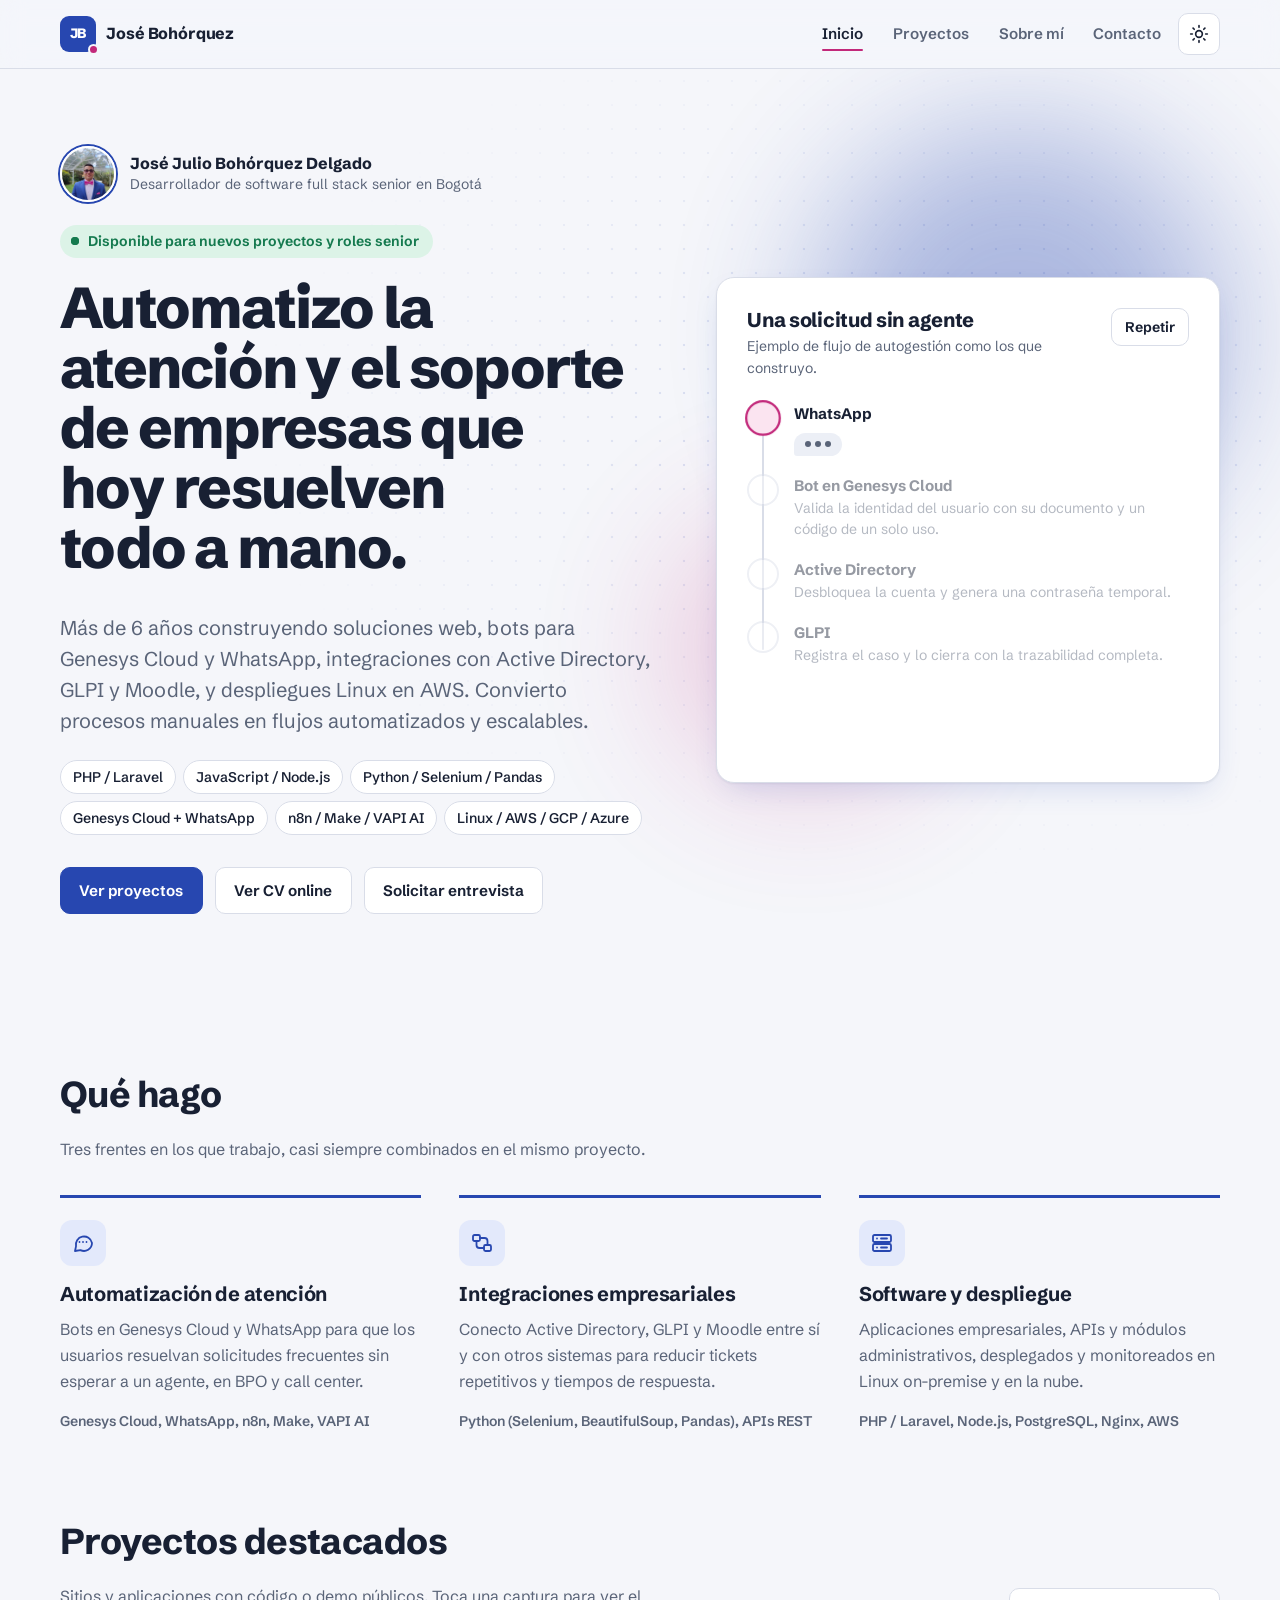
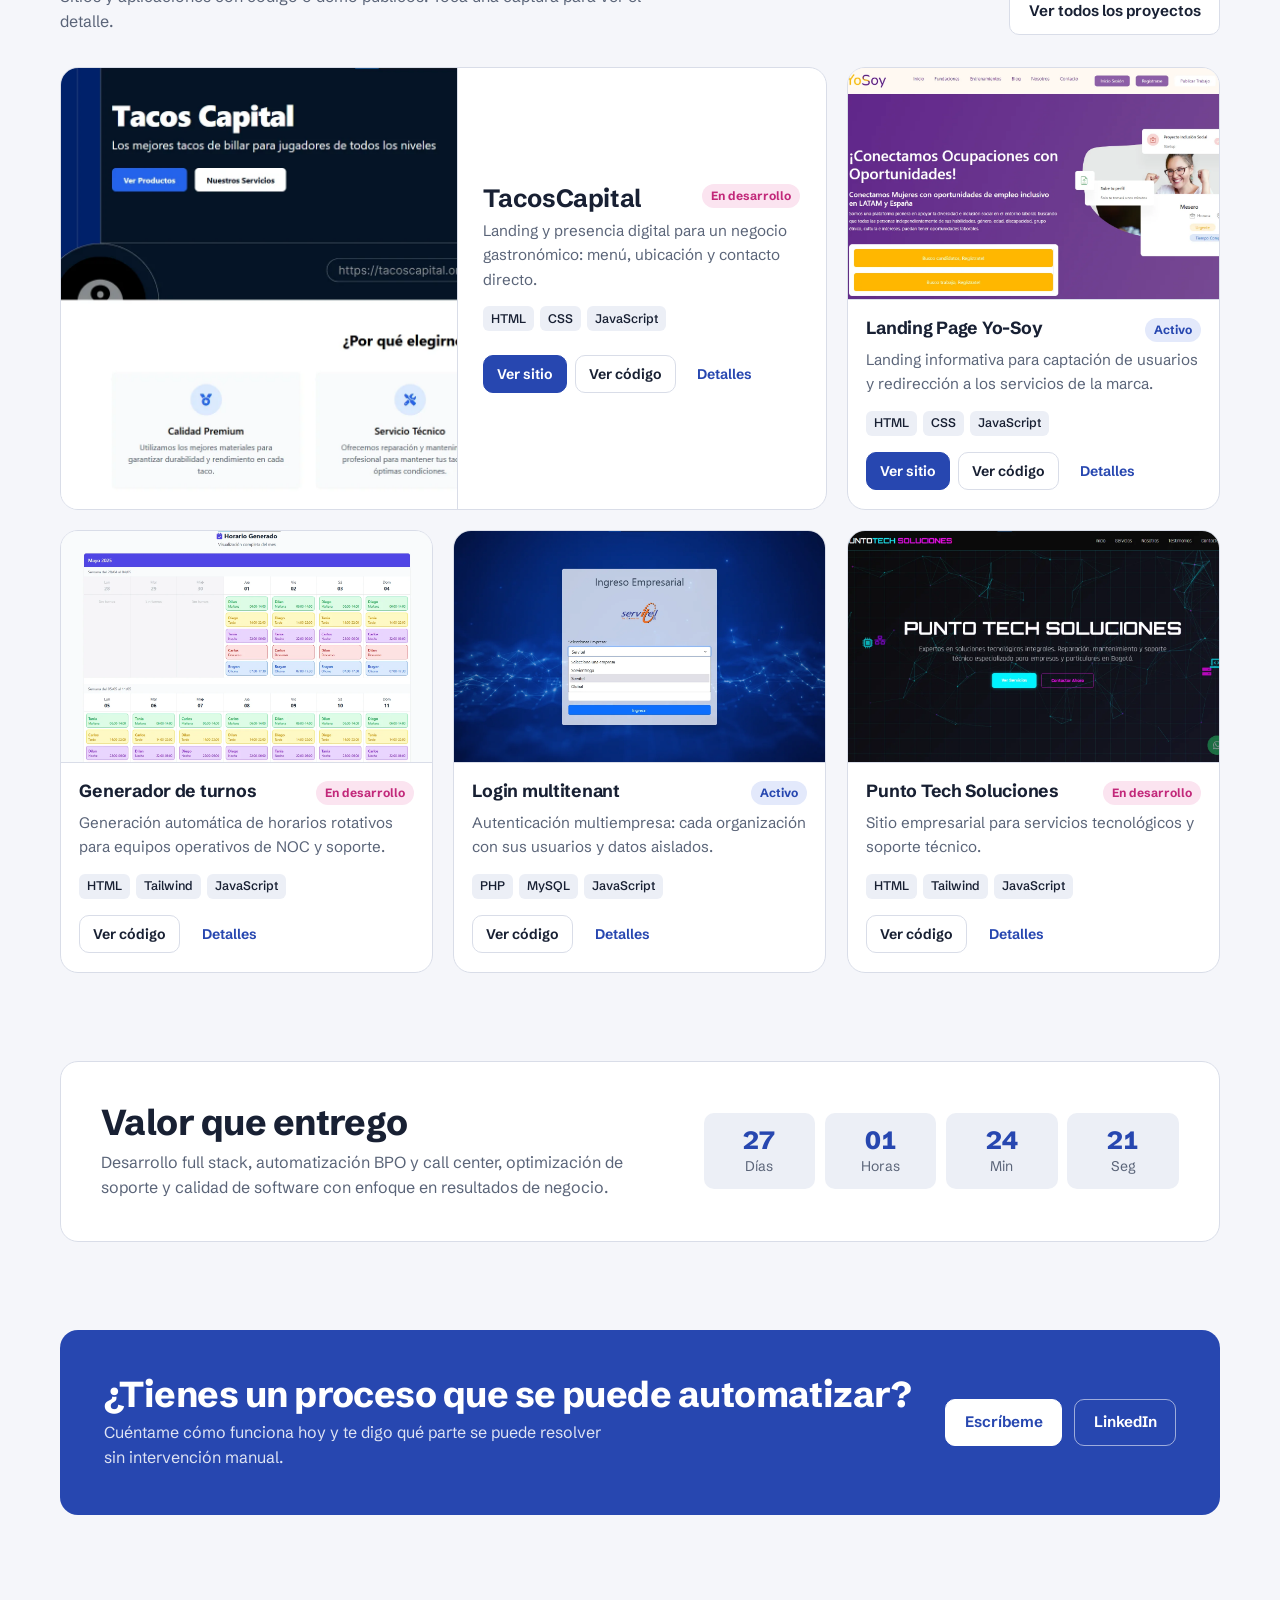
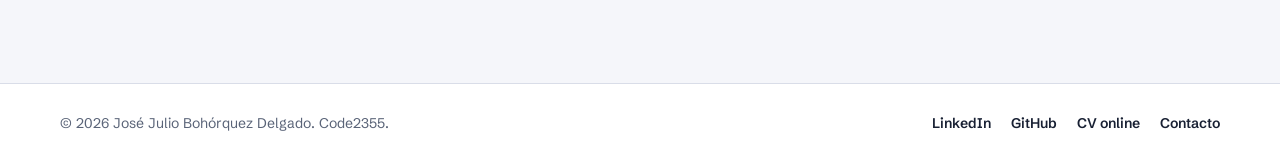
<file: index.html>
<!DOCTYPE html>
<html lang="es">
<head>
  <meta charset="UTF-8">
  <meta name="viewport" content="width=device-width, initial-scale=1.0">
  <title>José Bohórquez | Desarrollador de software full stack senior</title>
  <meta name="description" content="Desarrollador full stack senior en Bogotá. Automatizo la atención y el soporte con bots en Genesys Cloud y WhatsApp, integro Active Directory, GLPI y Moodle, y construyo software empresarial en PHP/Laravel y Node.js.">
  <link rel="canonical" href="https://jose-bohorquez.github.io/">
  <meta property="og:type" content="profile">
  <meta property="og:locale" content="es_CO">
  <meta property="og:site_name" content="José Bohórquez">
  <meta property="og:title" content="José Bohórquez | Desarrollador de software full stack senior">
  <meta property="og:description" content="Automatización de atención y soporte, integraciones empresariales y software a la medida.">
  <meta property="og:url" content="https://jose-bohorquez.github.io/">
  <meta property="og:image" content="https://jose-bohorquez.github.io/assets/og.png">
  <meta property="og:image:width" content="1200">
  <meta property="og:image:height" content="630">
  <meta name="twitter:card" content="summary_large_image">
  <meta name="theme-color" content="#2747b0">
  <link rel="icon" href="/assets/favicon.svg" type="image/svg+xml">
  <script>(function(d){try{var t=localStorage.getItem("theme");if(t==="dark"||(!t&&matchMedia("(prefers-color-scheme: dark)").matches))d.classList.add("dark")}catch(e){}if(!matchMedia("(prefers-reduced-motion: reduce)").matches&&"IntersectionObserver"in window){d.classList.add("motion");setTimeout(function(){if(!window.Site)d.classList.remove("motion")},2500)}})(document.documentElement)</script>
  <link rel="preconnect" href="https://fonts.googleapis.com">
  <link rel="preconnect" href="https://fonts.gstatic.com" crossorigin>
  <link href="https://fonts.googleapis.com/css2?family=Schibsted+Grotesk:wght@400..900&display=swap" rel="stylesheet">
  <link rel="stylesheet" href="/assets/css/main.css">
  <script type="application/ld+json">
  {
    "@context": "https://schema.org",
    "@type": "Person",
    "name": "José Julio Bohórquez Delgado",
    "jobTitle": "Desarrollador de software full stack senior",
    "url": "https://jose-bohorquez.github.io/",
    "image": "https://jose-bohorquez.github.io/assets/fotoWebp/foto.webp",
    "address": { "@type": "PostalAddress", "addressLocality": "Bogotá", "addressCountry": "CO" },
    "sameAs": [
      "https://github.com/Jose-Bohorquez",
      "https://www.linkedin.com/in/jose-bohorquez-full-stack-software-developer/",
      "https://jose-bohorquez.online/"
    ],
    "knowsAbout": ["PHP", "Laravel", "JavaScript", "Node.js", "Python", "Genesys Cloud", "Automatización de procesos", "Linux", "AWS"]
  }
  </script>
</head>
<body>
  <div data-site-header></div>

  <main id="contenido" tabindex="-1">
    <section class="hero">
      <div class="hero-bg" aria-hidden="true"><span class="glow glow-a"></span><span class="glow glow-b"></span></div>
      <div class="container hero-grid">
        <div>
          <div class="identity" data-enter style="--i:0">
            <img src="/assets/fotoWebp/foto.webp" alt="" width="1290" height="968" fetchpriority="high">
            <div>
              <span class="identity-name">José Julio Bohórquez Delgado</span>
              <span class="identity-role">Desarrollador de software full stack senior en Bogotá</span>
            </div>
          </div>

          <p class="availability" data-enter style="--i:1"><span class="availability-dot" aria-hidden="true"></span>Disponible para nuevos proyectos y roles senior</p>

          <h1 data-split>Automatizo la atención y el soporte de empresas que hoy resuelven todo a mano.</h1>
          <p class="lead" data-enter style="--i:4">
            Más de 6 años construyendo soluciones web, bots para Genesys Cloud y WhatsApp,
            integraciones con Active Directory, GLPI y Moodle, y despliegues Linux en AWS.
            Convierto procesos manuales en flujos automatizados y escalables.
          </p>

          <ul class="stack-list" aria-label="Tecnologías principales" data-enter style="--i:5">
            <li class="pill">PHP / Laravel</li>
            <li class="pill">JavaScript / Node.js</li>
            <li class="pill">Python / Selenium / Pandas</li>
            <li class="pill">Genesys Cloud + WhatsApp</li>
            <li class="pill">n8n / Make / VAPI AI</li>
            <li class="pill">Linux / AWS / GCP / Azure</li>
          </ul>

          <div class="actions" data-enter style="--i:6">
            <a class="btn btn-primary" href="/pages/projects.html">Ver proyectos</a>
            <a class="btn" data-cv-link href="#" target="_blank" rel="noopener">Ver CV online</a>
            <a class="btn" href="/pages/contact.html">Solicitar entrevista</a>
          </div>
        </div>

        <figure class="flow" data-flow data-enter style="--i:3">
          <div class="flow-head">
            <div>
              <h2>Una solicitud sin agente</h2>
              <p>Ejemplo de flujo de autogestión como los que construyo.</p>
            </div>
            <button class="btn btn-sm" type="button" data-flow-replay>Repetir</button>
          </div>
          <ol class="flow-steps">
            <li class="flow-step">
              <span class="flow-dot"></span>
              <div>
                <span class="flow-system">WhatsApp</span>
                <span class="flow-bubble">Hola, olvidé la contraseña del correo.</span>
              </div>
            </li>
            <li class="flow-step">
              <span class="flow-dot"></span>
              <div>
                <span class="flow-system">Bot en Genesys Cloud</span>
                <span class="flow-detail">Valida la identidad del usuario con su documento y un código de un solo uso.</span>
              </div>
            </li>
            <li class="flow-step">
              <span class="flow-dot"></span>
              <div>
                <span class="flow-system">Active Directory</span>
                <span class="flow-detail">Desbloquea la cuenta y genera una contraseña temporal.</span>
              </div>
            </li>
            <li class="flow-step">
              <span class="flow-dot"></span>
              <div>
                <span class="flow-system">GLPI</span>
                <span class="flow-detail">Registra el caso y lo cierra con la trazabilidad completa.</span>
              </div>
            </li>
          </ol>
          <p class="flow-result">
            <svg viewBox="0 0 24 24" fill="none" stroke="currentColor" stroke-width="2.5" stroke-linecap="round" stroke-linejoin="round" aria-hidden="true"><path d="M5 12.5l4.5 4.5L19 7.5"/></svg>
            Resuelto sin ocupar a nadie de la mesa de ayuda.
          </p>
        </figure>
      </div>
    </section>

    <section class="section" aria-labelledby="que-hago">
      <div class="container">
        <div class="section-head" data-reveal>
          <h2 id="que-hago">Qué hago</h2>
          <p>Tres frentes en los que trabajo, casi siempre combinados en el mismo proyecto.</p>
        </div>
        <div class="services" data-reveal-group>
          <article class="service">
            <span class="service-icon" aria-hidden="true"><svg viewBox="0 0 24 24" fill="none" stroke="currentColor" stroke-width="1.8" stroke-linecap="round" stroke-linejoin="round"><path d="M21 12a8 8 0 0 1-11.6 7.1L4 20l1-4.6A8 8 0 1 1 21 12z"/><path d="M8.5 11h.01M12 11h.01M15.5 11h.01"/></svg></span>
            <h3>Automatización de atención</h3>
            <p>Bots en Genesys Cloud y WhatsApp para que los usuarios resuelvan solicitudes frecuentes sin esperar a un agente, en BPO y call center.</p>
            <p class="service-tools">Genesys Cloud, WhatsApp, n8n, Make, VAPI AI</p>
          </article>
          <article class="service">
            <span class="service-icon" aria-hidden="true"><svg viewBox="0 0 24 24" fill="none" stroke="currentColor" stroke-width="1.8" stroke-linecap="round" stroke-linejoin="round"><rect x="3" y="4" width="7" height="6" rx="1.5"/><rect x="14" y="14" width="7" height="6" rx="1.5"/><path d="M6.5 10v4a3 3 0 0 0 3 3H14M17.5 14v-4a3 3 0 0 0-3-3H10"/></svg></span>
            <h3>Integraciones empresariales</h3>
            <p>Conecto Active Directory, GLPI y Moodle entre sí y con otros sistemas para reducir tickets repetitivos y tiempos de respuesta.</p>
            <p class="service-tools">Python (Selenium, BeautifulSoup, Pandas), APIs REST</p>
          </article>
          <article class="service">
            <span class="service-icon" aria-hidden="true"><svg viewBox="0 0 24 24" fill="none" stroke="currentColor" stroke-width="1.8" stroke-linecap="round" stroke-linejoin="round"><rect x="3" y="4" width="18" height="7" rx="1.5"/><rect x="3" y="13" width="18" height="7" rx="1.5"/><path d="M7 7.5h.01M7 16.5h.01M11 7.5h6M11 16.5h6"/></svg></span>
            <h3>Software y despliegue</h3>
            <p>Aplicaciones empresariales, APIs y módulos administrativos, desplegados y monitoreados en Linux on-premise y en la nube.</p>
            <p class="service-tools">PHP / Laravel, Node.js, PostgreSQL, Nginx, AWS</p>
          </article>
        </div>
      </div>
    </section>

    <section class="section" aria-labelledby="destacados">
      <div class="container">
        <div class="section-head section-head-row" data-reveal>
          <div>
            <h2 id="destacados">Proyectos destacados</h2>
            <p>Sitios y aplicaciones con código o demo públicos. Toca una captura para ver el detalle.</p>
          </div>
          <a class="btn" href="/pages/projects.html">Ver todos los proyectos</a>
        </div>
        <div id="featured-projects" class="projects-grid is-featured" data-reveal-group></div>
      </div>
    </section>

    <section class="section" aria-labelledby="valor">
      <div class="container">
        <div class="value" data-reveal>
          <div>
            <h2 id="valor">Valor que entrego</h2>
            <p>
              Desarrollo full stack, automatización BPO y call center, optimización de soporte
              y calidad de software con enfoque en resultados de negocio.
            </p>
          </div>
          <div class="countdown" data-countdown>
            <div class="item"><span class="num" data-days>00</span>Días</div>
            <div class="item"><span class="num" data-hours>00</span>Horas</div>
            <div class="item"><span class="num" data-minutes>00</span>Min</div>
            <div class="item"><span class="num" data-seconds>00</span>Seg</div>
          </div>
        </div>
      </div>
    </section>

    <section class="section">
      <div class="container">
        <div class="cta-band" data-reveal>
          <div>
            <h2>¿Tienes un proceso que se puede automatizar?</h2>
            <p>Cuéntame cómo funciona hoy y te digo qué parte se puede resolver sin intervención manual.</p>
          </div>
          <div class="actions">
            <a class="btn" href="/pages/contact.html">Escríbeme</a>
            <a class="btn btn-ghost" data-contact-linkedin href="#" target="_blank" rel="noopener">LinkedIn</a>
          </div>
        </div>
      </div>
    </section>
  </main>

  <div data-site-footer></div>

  <script src="/assets/js/site.js"></script>
  <script src="/assets/js/projects-data.js"></script>
  <script src="/assets/js/projects-render.js"></script>
  <script>
    window.ProjectsUI.renderProjects("#featured-projects", { featuredOnly: true, limit: 5 });
    window.Site.bootstrapPage("home");
  </script>
</body>
</html>
</file>
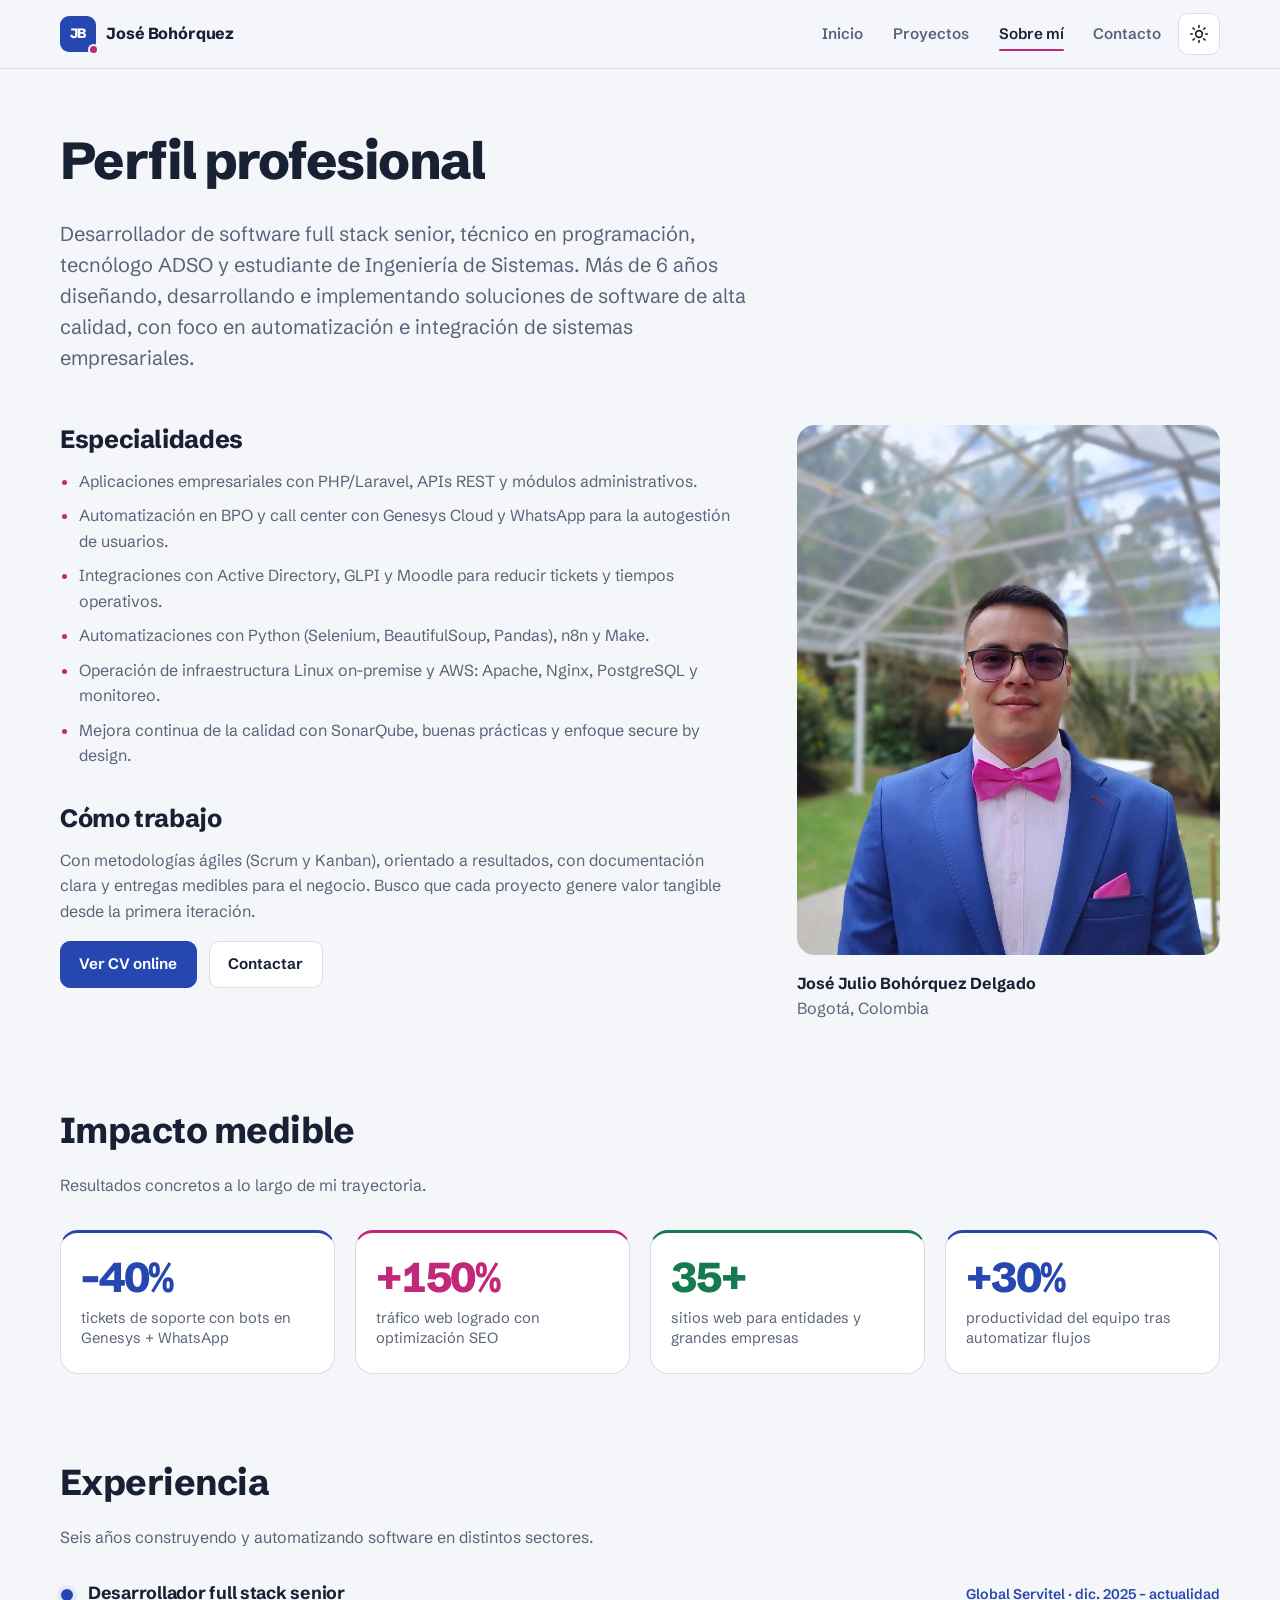
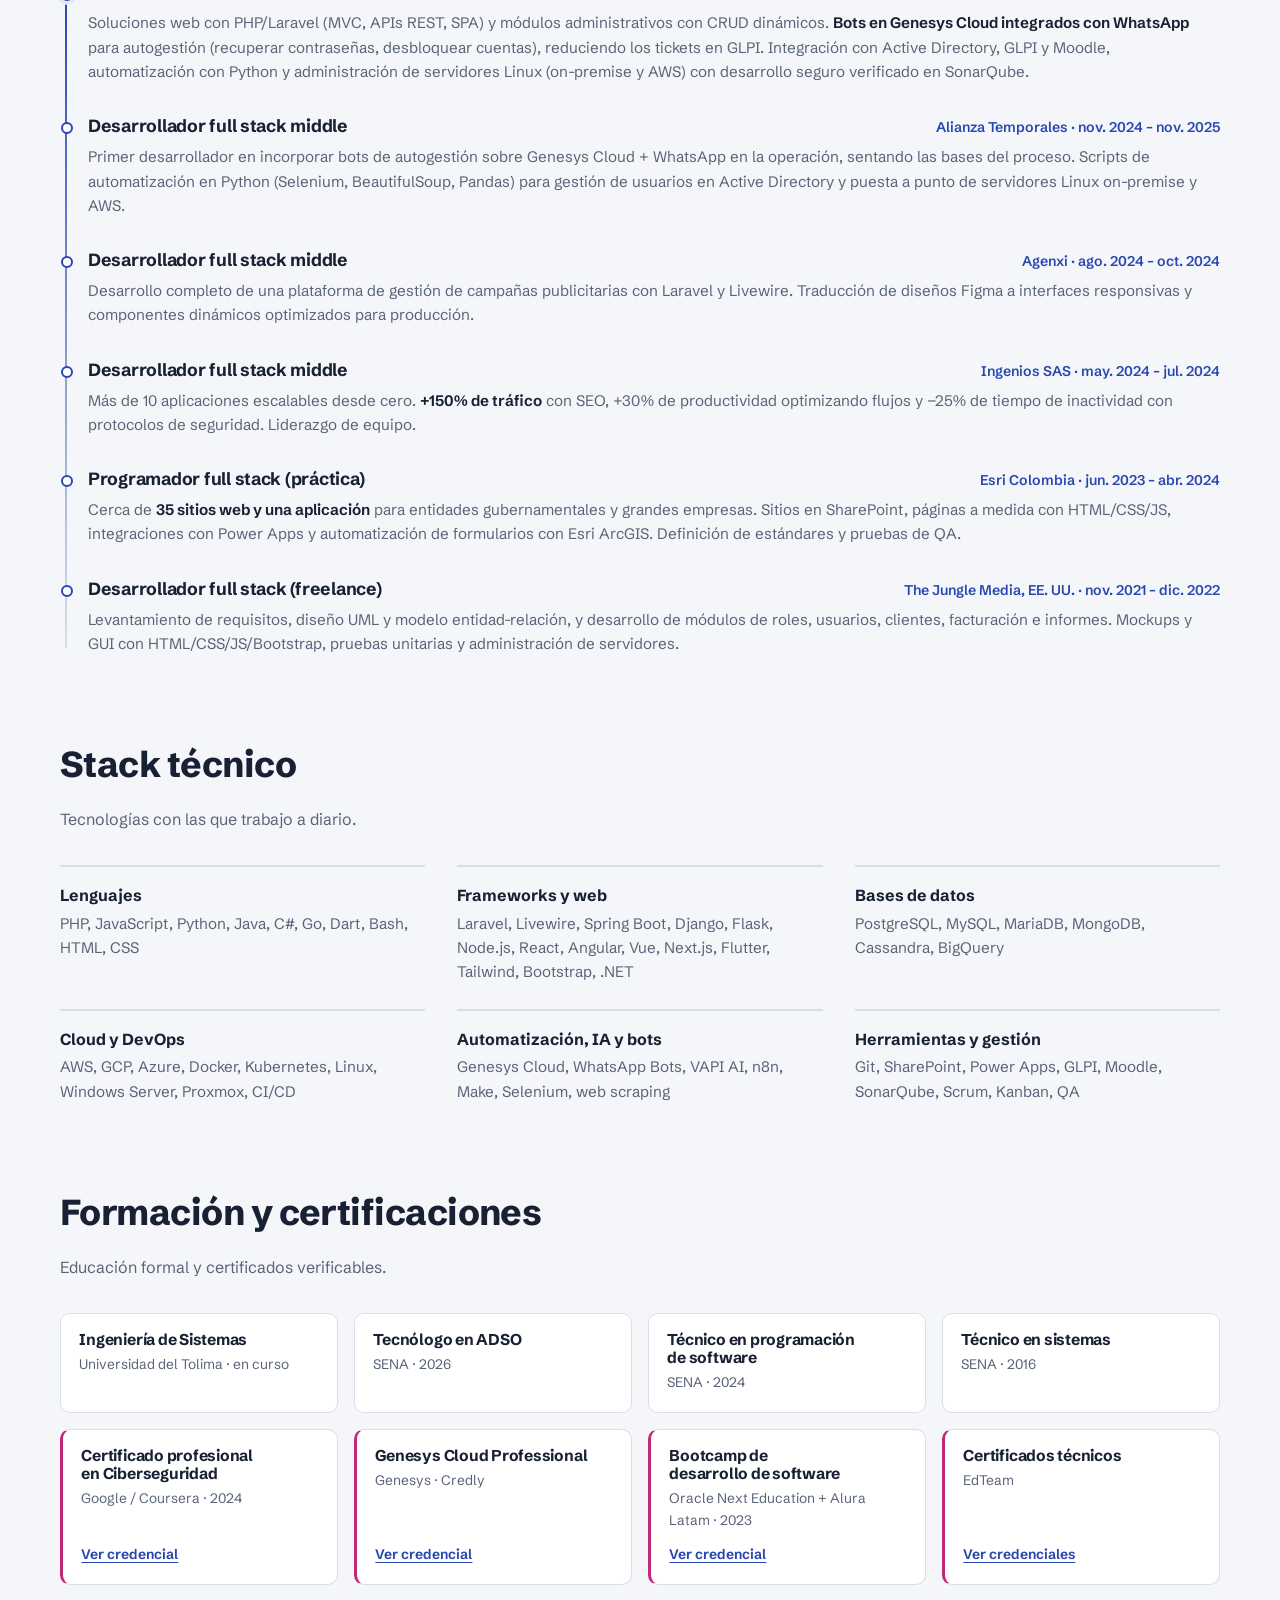
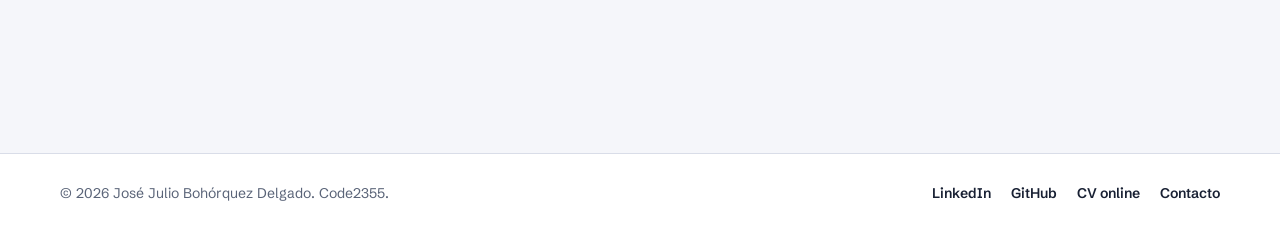
<file: pages/about.html>
<!DOCTYPE html>
<html lang="es">
<head>
  <meta charset="UTF-8">
  <meta name="viewport" content="width=device-width, initial-scale=1.0">
  <title>Sobre mí | José Bohórquez</title>
  <meta name="description" content="Perfil profesional de José Bohórquez: desarrollador full stack senior, tecnólogo ADSO y estudiante de Ingeniería de Sistemas, con más de 6 años de experiencia en automatización e integraciones empresariales.">
  <link rel="canonical" href="https://jose-bohorquez.github.io/pages/about.html">
  <meta property="og:type" content="profile">
  <meta property="og:locale" content="es_CO">
  <meta property="og:site_name" content="José Bohórquez">
  <meta property="og:title" content="Sobre mí | José Bohórquez">
  <meta property="og:description" content="Desarrollador full stack senior especializado en automatización e integraciones empresariales.">
  <meta property="og:url" content="https://jose-bohorquez.github.io/pages/about.html">
  <meta property="og:image" content="https://jose-bohorquez.github.io/assets/og.png">
  <meta name="twitter:card" content="summary_large_image">
  <meta name="theme-color" content="#2747b0">
  <link rel="icon" href="/assets/favicon.svg" type="image/svg+xml">
  <script>(function(d){try{var t=localStorage.getItem("theme");if(t==="dark"||(!t&&matchMedia("(prefers-color-scheme: dark)").matches))d.classList.add("dark")}catch(e){}if(!matchMedia("(prefers-reduced-motion: reduce)").matches&&"IntersectionObserver"in window){d.classList.add("motion");setTimeout(function(){if(!window.Site)d.classList.remove("motion")},2500)}})(document.documentElement)</script>
  <link rel="preconnect" href="https://fonts.googleapis.com">
  <link rel="preconnect" href="https://fonts.gstatic.com" crossorigin>
  <link href="https://fonts.googleapis.com/css2?family=Schibsted+Grotesk:wght@400..900&display=swap" rel="stylesheet">
  <link rel="stylesheet" href="/assets/css/main.css">
</head>
<body>
  <div data-site-header></div>

  <main id="contenido" tabindex="-1">
    <header class="container page-head">
      <h1 data-split>Perfil profesional</h1>
      <p class="lead" data-enter style="--i:2">
        Desarrollador de software full stack senior, técnico en programación, tecnólogo ADSO
        y estudiante de Ingeniería de Sistemas. Más de 6 años diseñando, desarrollando
        e implementando soluciones de software de alta calidad, con foco en automatización
        e integración de sistemas empresariales.
      </p>
    </header>

    <div class="container about-grid">
      <div data-reveal-group>
        <h2>Especialidades</h2>
        <ul class="list">
          <li>Aplicaciones empresariales con PHP/Laravel, APIs REST y módulos administrativos.</li>
          <li>Automatización en BPO y call center con Genesys Cloud y WhatsApp para la autogestión de usuarios.</li>
          <li>Integraciones con Active Directory, GLPI y Moodle para reducir tickets y tiempos operativos.</li>
          <li>Automatizaciones con Python (Selenium, BeautifulSoup, Pandas), n8n y Make.</li>
          <li>Operación de infraestructura Linux on-premise y AWS: Apache, Nginx, PostgreSQL y monitoreo.</li>
          <li>Mejora continua de la calidad con SonarQube, buenas prácticas y enfoque secure by design.</li>
        </ul>

        <h2>Cómo trabajo</h2>
        <p class="muted">
          Con metodologías ágiles (Scrum y Kanban), orientado a resultados, con documentación
          clara y entregas medibles para el negocio. Busco que cada proyecto genere valor
          tangible desde la primera iteración.
        </p>
        <div class="actions">
          <a class="btn btn-primary" data-cv-link href="#" target="_blank" rel="noopener">Ver CV online</a>
          <a class="btn" href="/pages/contact.html">Contactar</a>
        </div>
      </div>

      <figure class="about-photo" data-enter style="--i:3">
        <img src="/assets/fotoWebp/foto.webp" alt="José Bohórquez sonriendo, con traje azul y corbatín fucsia" width="1290" height="968">
        <figcaption>
          <strong>José Julio Bohórquez Delgado</strong>
          <span class="muted" data-contact-location>Bogotá, Colombia</span>
        </figcaption>
      </figure>
    </div>

    <section class="section" aria-labelledby="logros">
      <div class="container">
        <div class="section-head" data-reveal>
          <h2 id="logros">Impacto medible</h2>
          <p>Resultados concretos a lo largo de mi trayectoria.</p>
        </div>
        <ul class="stat-band" data-reveal-group>
          <li class="stat"><span class="stat-num">-40%</span><span class="stat-label">tickets de soporte con bots en Genesys + WhatsApp</span></li>
          <li class="stat"><span class="stat-num">+150%</span><span class="stat-label">tráfico web logrado con optimización SEO</span></li>
          <li class="stat"><span class="stat-num">35+</span><span class="stat-label">sitios web para entidades y grandes empresas</span></li>
          <li class="stat"><span class="stat-num">+30%</span><span class="stat-label">productividad del equipo tras automatizar flujos</span></li>
        </ul>
      </div>
    </section>

    <section class="section" aria-labelledby="experiencia">
      <div class="container">
        <div class="section-head" data-reveal>
          <h2 id="experiencia">Experiencia</h2>
          <p>Seis años construyendo y automatizando software en distintos sectores.</p>
        </div>
        <ol class="timeline" data-reveal-group>
          <li class="tl-item">
            <div class="tl-head">
              <h3>Desarrollador full stack senior</h3>
              <span class="tl-meta">Global Servitel · dic. 2025 – actualidad</span>
            </div>
            <p>Soluciones web con PHP/Laravel (MVC, APIs REST, SPA) y módulos administrativos con CRUD dinámicos. <strong>Bots en Genesys Cloud integrados con WhatsApp</strong> para autogestión (recuperar contraseñas, desbloquear cuentas), reduciendo los tickets en GLPI. Integración con Active Directory, GLPI y Moodle, automatización con Python y administración de servidores Linux (on-premise y AWS) con desarrollo seguro verificado en SonarQube.</p>
          </li>
          <li class="tl-item">
            <div class="tl-head">
              <h3>Desarrollador full stack middle</h3>
              <span class="tl-meta">Alianza Temporales · nov. 2024 – nov. 2025</span>
            </div>
            <p>Primer desarrollador en incorporar bots de autogestión sobre Genesys Cloud + WhatsApp en la operación, sentando las bases del proceso. Scripts de automatización en Python (Selenium, BeautifulSoup, Pandas) para gestión de usuarios en Active Directory y puesta a punto de servidores Linux on-premise y AWS.</p>
          </li>
          <li class="tl-item">
            <div class="tl-head">
              <h3>Desarrollador full stack middle</h3>
              <span class="tl-meta">Agenxi · ago. 2024 – oct. 2024</span>
            </div>
            <p>Desarrollo completo de una plataforma de gestión de campañas publicitarias con Laravel y Livewire. Traducción de diseños Figma a interfaces responsivas y componentes dinámicos optimizados para producción.</p>
          </li>
          <li class="tl-item">
            <div class="tl-head">
              <h3>Desarrollador full stack middle</h3>
              <span class="tl-meta">Ingenios SAS · may. 2024 – jul. 2024</span>
            </div>
            <p>Más de 10 aplicaciones escalables desde cero. <strong>+150% de tráfico</strong> con SEO, +30% de productividad optimizando flujos y −25% de tiempo de inactividad con protocolos de seguridad. Liderazgo de equipo.</p>
          </li>
          <li class="tl-item">
            <div class="tl-head">
              <h3>Programador full stack (práctica)</h3>
              <span class="tl-meta">Esri Colombia · jun. 2023 – abr. 2024</span>
            </div>
            <p>Cerca de <strong>35 sitios web y una aplicación</strong> para entidades gubernamentales y grandes empresas. Sitios en SharePoint, páginas a medida con HTML/CSS/JS, integraciones con Power Apps y automatización de formularios con Esri ArcGIS. Definición de estándares y pruebas de QA.</p>
          </li>
          <li class="tl-item">
            <div class="tl-head">
              <h3>Desarrollador full stack (freelance)</h3>
              <span class="tl-meta">The Jungle Media, EE. UU. · nov. 2021 – dic. 2022</span>
            </div>
            <p>Levantamiento de requisitos, diseño UML y modelo entidad-relación, y desarrollo de módulos de roles, usuarios, clientes, facturación e informes. Mockups y GUI con HTML/CSS/JS/Bootstrap, pruebas unitarias y administración de servidores.</p>
          </li>
        </ol>
      </div>
    </section>

    <section class="section" aria-labelledby="stack">
      <div class="container">
        <div class="section-head" data-reveal>
          <h2 id="stack">Stack técnico</h2>
          <p>Tecnologías con las que trabajo a diario.</p>
        </div>
        <dl class="skill-groups" data-reveal-group>
          <div>
            <dt>Lenguajes</dt>
            <dd>PHP, JavaScript, Python, Java, C#, Go, Dart, Bash, HTML, CSS</dd>
          </div>
          <div>
            <dt>Frameworks y web</dt>
            <dd>Laravel, Livewire, Spring Boot, Django, Flask, Node.js, React, Angular, Vue, Next.js, Flutter, Tailwind, Bootstrap, .NET</dd>
          </div>
          <div>
            <dt>Bases de datos</dt>
            <dd>PostgreSQL, MySQL, MariaDB, MongoDB, Cassandra, BigQuery</dd>
          </div>
          <div>
            <dt>Cloud y DevOps</dt>
            <dd>AWS, GCP, Azure, Docker, Kubernetes, Linux, Windows Server, Proxmox, CI/CD</dd>
          </div>
          <div>
            <dt>Automatización, IA y bots</dt>
            <dd>Genesys Cloud, WhatsApp Bots, VAPI AI, n8n, Make, Selenium, web scraping</dd>
          </div>
          <div>
            <dt>Herramientas y gestión</dt>
            <dd>Git, SharePoint, Power Apps, GLPI, Moodle, SonarQube, Scrum, Kanban, QA</dd>
          </div>
        </dl>
      </div>
    </section>

    <section class="section" aria-labelledby="formacion">
      <div class="container">
        <div class="section-head" data-reveal>
          <h2 id="formacion">Formación y certificaciones</h2>
          <p>Educación formal y certificados verificables.</p>
        </div>
        <div class="edu-grid" data-reveal-group>
          <article class="edu-card">
            <h3>Ingeniería de Sistemas</h3>
            <p class="edu-org">Universidad del Tolima · en curso</p>
          </article>
          <article class="edu-card">
            <h3>Tecnólogo en ADSO</h3>
            <p class="edu-org">SENA · 2026</p>
          </article>
          <article class="edu-card">
            <h3>Técnico en programación de software</h3>
            <p class="edu-org">SENA · 2024</p>
          </article>
          <article class="edu-card">
            <h3>Técnico en sistemas</h3>
            <p class="edu-org">SENA · 2016</p>
          </article>
          <article class="edu-card is-cert">
            <h3>Certificado profesional en Ciberseguridad</h3>
            <p class="edu-org">Google / Coursera · 2024</p>
            <a class="edu-link" href="https://coursera.org/share/fffe81c147ef059c9f63a99b83bb2c34" target="_blank" rel="noopener">Ver credencial</a>
          </article>
          <article class="edu-card is-cert">
            <h3>Genesys Cloud Professional</h3>
            <p class="edu-org">Genesys · Credly</p>
            <a class="edu-link" href="https://www.credly.com/badges/7998e519-dbd7-47ca-8586-9e5776fbb227" target="_blank" rel="noopener">Ver credencial</a>
          </article>
          <article class="edu-card is-cert">
            <h3>Bootcamp de desarrollo de software</h3>
            <p class="edu-org">Oracle Next Education + Alura Latam · 2023</p>
            <a class="edu-link" href="https://app.aluracursos.com/user/bd567358546/program/6/certificate" target="_blank" rel="noopener">Ver credencial</a>
          </article>
          <article class="edu-card is-cert">
            <h3>Certificados técnicos</h3>
            <p class="edu-org">EdTeam</p>
            <a class="edu-link" href="https://ed.team/u/josejuliobohorquezdelgado/certificados" target="_blank" rel="noopener">Ver credenciales</a>
          </article>
        </div>
      </div>
    </section>
  </main>

  <div data-site-footer></div>

  <script src="/assets/js/site.js"></script>
  <script>
    window.Site.bootstrapPage("about");
  </script>
</body>
</html>
</file>
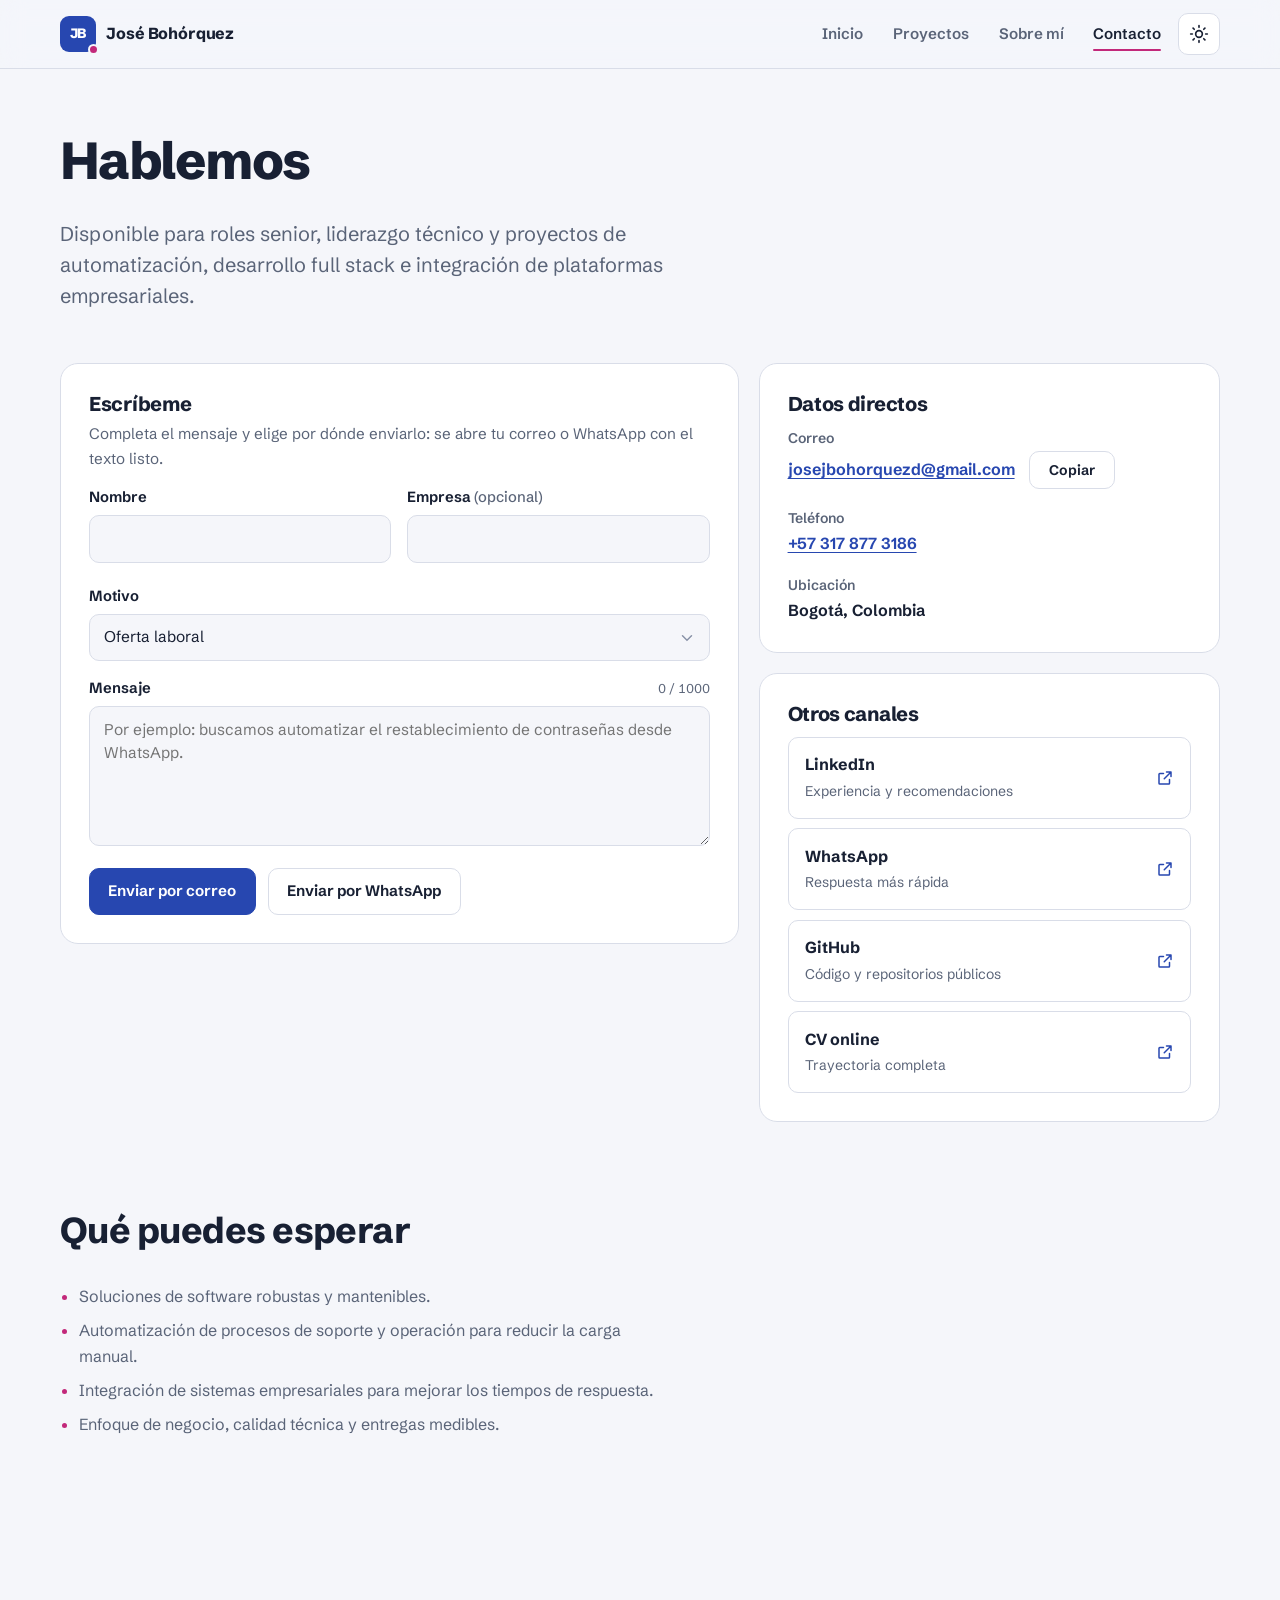
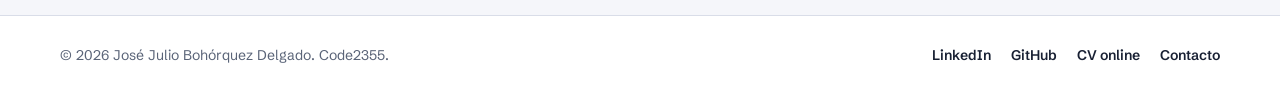
<file: pages/contact.html>
<!DOCTYPE html>
<html lang="es">
<head>
  <meta charset="UTF-8">
  <meta name="viewport" content="width=device-width, initial-scale=1.0">
  <title>Contacto | José Bohórquez</title>
  <meta name="description" content="Contacta a José Bohórquez para roles senior, liderazgo técnico o proyectos de automatización e integración de plataformas.">
  <link rel="canonical" href="https://jose-bohorquez.github.io/pages/contact.html">
  <meta property="og:type" content="website">
  <meta property="og:locale" content="es_CO">
  <meta property="og:site_name" content="José Bohórquez">
  <meta property="og:title" content="Contacto | José Bohórquez">
  <meta property="og:description" content="Correo, LinkedIn, WhatsApp y CV online.">
  <meta property="og:url" content="https://jose-bohorquez.github.io/pages/contact.html">
  <meta property="og:image" content="https://jose-bohorquez.github.io/assets/og.png">
  <meta name="twitter:card" content="summary_large_image">
  <meta name="theme-color" content="#2747b0">
  <link rel="icon" href="/assets/favicon.svg" type="image/svg+xml">
  <script>(function(d){try{var t=localStorage.getItem("theme");if(t==="dark"||(!t&&matchMedia("(prefers-color-scheme: dark)").matches))d.classList.add("dark")}catch(e){}if(!matchMedia("(prefers-reduced-motion: reduce)").matches&&"IntersectionObserver"in window){d.classList.add("motion");setTimeout(function(){if(!window.Site)d.classList.remove("motion")},2500)}})(document.documentElement)</script>
  <link rel="preconnect" href="https://fonts.googleapis.com">
  <link rel="preconnect" href="https://fonts.gstatic.com" crossorigin>
  <link href="https://fonts.googleapis.com/css2?family=Schibsted+Grotesk:wght@400..900&display=swap" rel="stylesheet">
  <link rel="stylesheet" href="/assets/css/main.css">
</head>
<body>
  <div data-site-header></div>

  <main id="contenido" tabindex="-1">
    <header class="container page-head">
      <h1 data-split>Hablemos</h1>
      <p class="lead" data-enter style="--i:2">
        Disponible para roles senior, liderazgo técnico y proyectos de automatización,
        desarrollo full stack e integración de plataformas empresariales.
      </p>
    </header>

    <div class="container contact-grid">
      <section class="panel composer" aria-labelledby="escribir" data-enter style="--i:3">
        <h2 id="escribir">Escríbeme</h2>
        <p class="muted composer-intro">Completa el mensaje y elige por dónde enviarlo: se abre tu correo o WhatsApp con el texto listo.</p>
        <form data-composer novalidate>
          <div class="field-row">
            <div class="field">
              <label for="f-nombre">Nombre</label>
              <input id="f-nombre" name="nombre" type="text" autocomplete="name" required aria-describedby="e-nombre">
              <span class="field-error" id="e-nombre" data-error-for="nombre"></span>
            </div>
            <div class="field">
              <label for="f-empresa">Empresa <span class="optional">(opcional)</span></label>
              <input id="f-empresa" name="empresa" type="text" autocomplete="organization">
            </div>
          </div>
          <div class="field">
            <label for="f-motivo">Motivo</label>
            <select id="f-motivo" name="motivo">
              <option>Oferta laboral</option>
              <option>Proyecto de automatización</option>
              <option>Desarrollo de software a la medida</option>
              <option>Consultoría o soporte</option>
              <option>Otro</option>
            </select>
          </div>
          <div class="field">
            <div class="field-label-row">
              <label for="f-mensaje">Mensaje</label>
              <span class="field-counter" data-counter aria-hidden="true"></span>
            </div>
            <textarea id="f-mensaje" name="mensaje" rows="5" maxlength="1000" required aria-describedby="e-mensaje" placeholder="Por ejemplo: buscamos automatizar el restablecimiento de contraseñas desde WhatsApp."></textarea>
            <span class="field-error" id="e-mensaje" data-error-for="mensaje"></span>
          </div>
          <div class="actions">
            <button class="btn btn-primary" type="submit" value="email">Enviar por correo</button>
            <button class="btn" type="submit" value="whatsapp">Enviar por WhatsApp</button>
          </div>
        </form>
      </section>

      <div class="contact-side" data-reveal-group>
        <section class="panel" aria-labelledby="datos">
          <h2 id="datos">Datos directos</h2>
          <dl class="contact-data">
            <div>
              <dt>Correo</dt>
              <dd>
                <div class="copy-row">
                  <a data-contact-email href="#">josejbohorquezd@gmail.com</a>
                  <button class="btn btn-sm copy-btn" type="button" data-copy-email>
                    <span class="copy-label">Copiar</span><span class="copy-done" aria-hidden="true">Copiado</span>
                  </button>
                </div>
              </dd>
            </div>
            <div>
              <dt>Teléfono</dt>
              <dd><a data-contact-phone href="#"></a></dd>
            </div>
            <div>
              <dt>Ubicación</dt>
              <dd data-contact-location></dd>
            </div>
          </dl>
        </section>

        <section class="panel" aria-labelledby="canales">
          <h2 id="canales">Otros canales</h2>
          <ul class="channel-list">
            <li><a class="channel" data-contact-linkedin href="#" target="_blank" rel="noopener"><div><strong>LinkedIn</strong><span>Experiencia y recomendaciones</span></div><span data-icon-external></span></a></li>
            <li><a class="channel" data-contact-whatsapp href="#" target="_blank" rel="noopener"><div><strong>WhatsApp</strong><span>Respuesta más rápida</span></div><span data-icon-external></span></a></li>
            <li><a class="channel" data-contact-github href="#" target="_blank" rel="noopener"><div><strong>GitHub</strong><span>Código y repositorios públicos</span></div><span data-icon-external></span></a></li>
            <li><a class="channel" data-cv-link href="#" target="_blank" rel="noopener"><div><strong>CV online</strong><span>Trayectoria completa</span></div><span data-icon-external></span></a></li>
          </ul>
        </section>
      </div>
    </div>

    <section class="section" aria-labelledby="propuesta">
      <div class="container" data-reveal>
        <div class="section-head">
          <h2 id="propuesta">Qué puedes esperar</h2>
        </div>
        <ul class="list expect-list">
          <li>Soluciones de software robustas y mantenibles.</li>
          <li>Automatización de procesos de soporte y operación para reducir la carga manual.</li>
          <li>Integración de sistemas empresariales para mejorar los tiempos de respuesta.</li>
          <li>Enfoque de negocio, calidad técnica y entregas medibles.</li>
        </ul>
      </div>
    </section>
  </main>

  <div data-site-footer></div>

  <script src="/assets/js/site.js"></script>
  <script>
    document.querySelectorAll("[data-icon-external]").forEach((node) => {
      node.outerHTML = window.Site.ICONS.external;
    });
    window.Site.bootstrapPage("contact");
  </script>
</body>
</html>
</file>
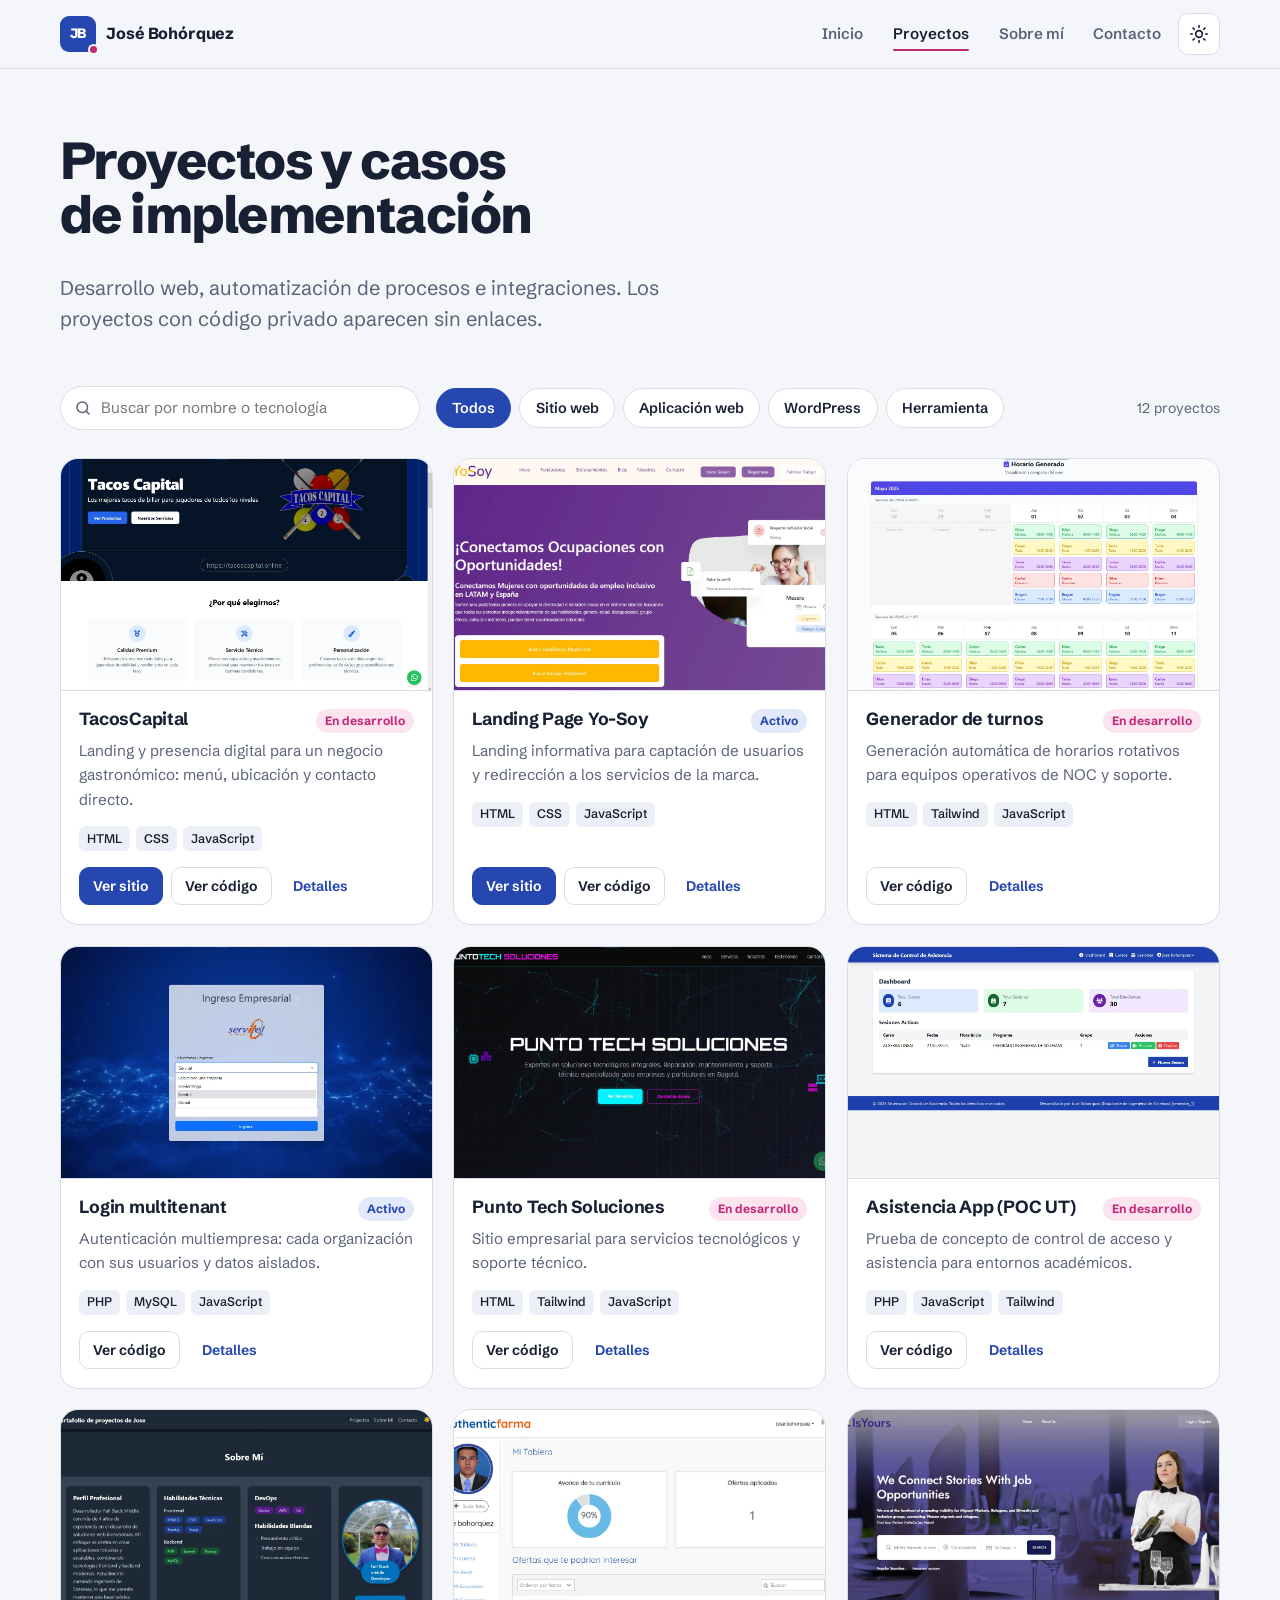
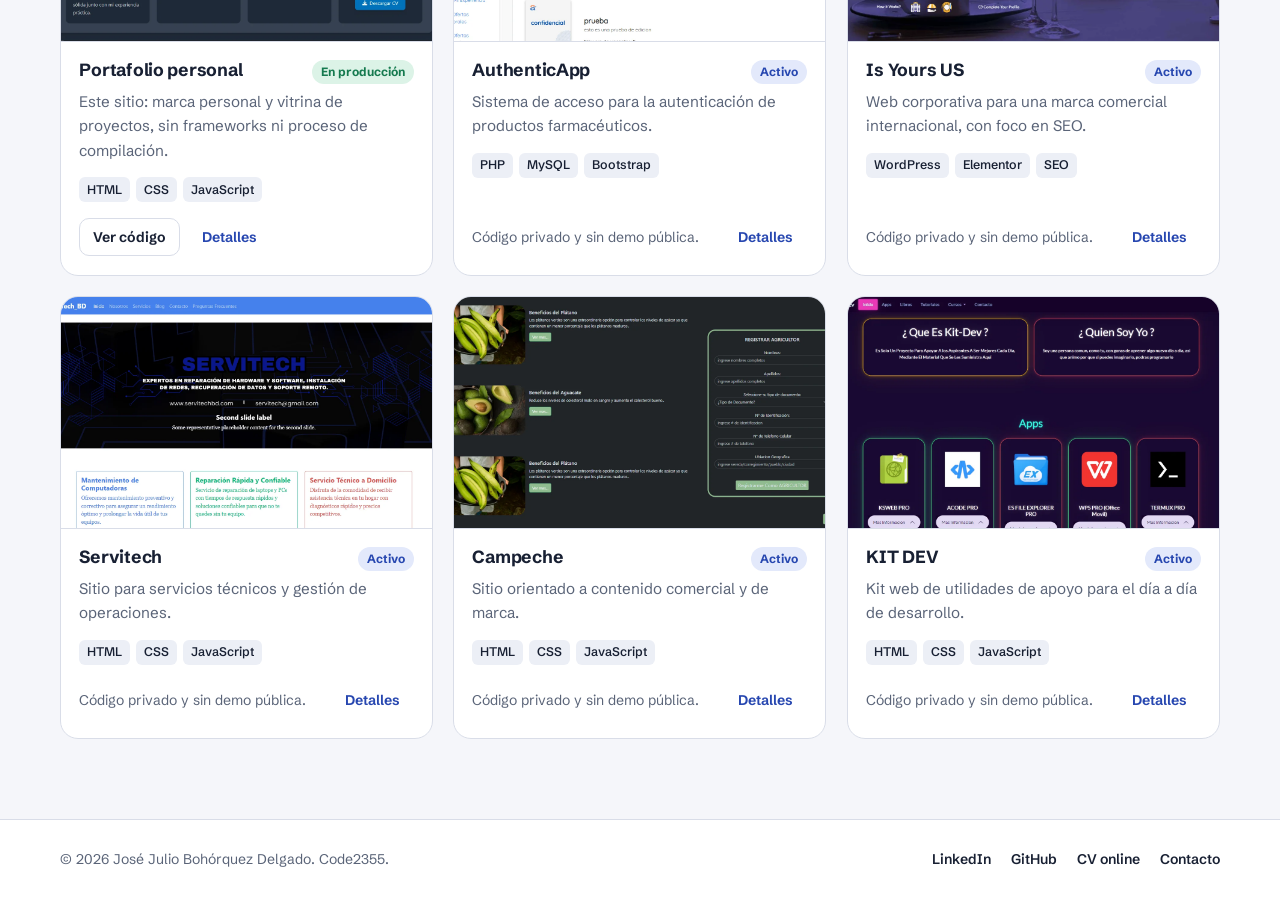
<file: pages/projects.html>
<!DOCTYPE html>
<html lang="es">
<head>
  <meta charset="UTF-8">
  <meta name="viewport" content="width=device-width, initial-scale=1.0">
  <title>Proyectos | José Bohórquez</title>
  <meta name="description" content="Sitios web, aplicaciones y herramientas desarrolladas por José Bohórquez: PHP, JavaScript, Tailwind, WordPress y más.">
  <link rel="canonical" href="https://jose-bohorquez.github.io/pages/projects.html">
  <meta property="og:type" content="website">
  <meta property="og:locale" content="es_CO">
  <meta property="og:site_name" content="José Bohórquez">
  <meta property="og:title" content="Proyectos | José Bohórquez">
  <meta property="og:description" content="Sitios web, aplicaciones y herramientas con código o demo públicos.">
  <meta property="og:url" content="https://jose-bohorquez.github.io/pages/projects.html">
  <meta property="og:image" content="https://jose-bohorquez.github.io/assets/og.png">
  <meta name="twitter:card" content="summary_large_image">
  <meta name="theme-color" content="#2747b0">
  <link rel="icon" href="/assets/favicon.svg" type="image/svg+xml">
  <script>(function(d){try{var t=localStorage.getItem("theme");if(t==="dark"||(!t&&matchMedia("(prefers-color-scheme: dark)").matches))d.classList.add("dark")}catch(e){}if(!matchMedia("(prefers-reduced-motion: reduce)").matches&&"IntersectionObserver"in window){d.classList.add("motion");setTimeout(function(){if(!window.Site)d.classList.remove("motion")},2500)}})(document.documentElement)</script>
  <link rel="preconnect" href="https://fonts.googleapis.com">
  <link rel="preconnect" href="https://fonts.gstatic.com" crossorigin>
  <link href="https://fonts.googleapis.com/css2?family=Schibsted+Grotesk:wght@400..900&display=swap" rel="stylesheet">
  <link rel="stylesheet" href="/assets/css/main.css">
</head>
<body>
  <div data-site-header></div>

  <main id="contenido" tabindex="-1">
    <header class="container page-head">
      <h1 data-split>Proyectos y casos de implementación</h1>
      <p class="lead" data-enter style="--i:3">
        Desarrollo web, automatización de procesos e integraciones. Los proyectos con código
        privado aparecen sin enlaces.
      </p>
    </header>

    <section class="container" aria-label="Listado de proyectos">
      <div class="filters" data-filters data-enter style="--i:4"></div>
      <div id="projects-list" class="projects-grid" data-reveal-group></div>
    </section>
  </main>

  <div data-site-footer></div>

  <script src="/assets/js/site.js"></script>
  <script src="/assets/js/projects-data.js"></script>
  <script src="/assets/js/projects-render.js"></script>
  <script>
    window.ProjectsUI.renderProjects("#projects-list");
    window.ProjectsUI.initFilters("[data-filters]", "#projects-list");
    window.Site.bootstrapPage("projects");
  </script>
</body>
</html>
</file>
<file: assets/css/main.css>
/* Paleta tomada de la foto de perfil: cobalto (traje) y fucsia (corbatín). */
:root {
  --bg: #f5f6fa;
  --surface: #ffffff;
  --surface-2: #eceff6;
  --text: #182033;
  --muted: #5a6478;
  --primary: #2747b0;
  --primary-strong: #1c3590;
  --primary-soft: #e3e9fb;
  --accent: #c2287a;
  --accent-soft: #fbe4f0;
  --ok: #157a4f;
  --ok-soft: #dcf3e7;
  --border: #d9dde8;
  --on-primary: #ffffff;
  --shadow: 0 1px 2px rgba(24, 32, 51, 0.06), 0 12px 32px -12px rgba(39, 71, 176, 0.22);

  --font: "Schibsted Grotesk", "Segoe UI", system-ui, sans-serif;
  --step--1: 0.875rem;
  --step-0: 1rem;
  --step-1: 1.25rem;
  --step-2: 1.5625rem;
  --step-3: clamp(1.75rem, 3vw, 2.25rem);
  --step-4: clamp(2.3rem, 5.4vw, 4rem);

  --radius-lg: 18px;
  --radius-md: 10px;
  --header-h: 68px;
  --ease: cubic-bezier(0.22, 0.8, 0.24, 1);
  color-scheme: light;
}

:root.dark {
  --bg: #141a2b;
  --surface: #1c2438;
  --surface-2: #232c44;
  --text: #e8ebf4;
  --muted: #a7b0c4;
  --primary: #8ea6ff;
  --primary-strong: #b3c3ff;
  --primary-soft: #26325a;
  --accent: #ff7dbe;
  --accent-soft: #4a2440;
  --ok: #6fd8a3;
  --ok-soft: #1d3a32;
  --border: #2c3650;
  --on-primary: #10162a;
  --shadow: 0 1px 2px rgba(0, 0, 0, 0.3), 0 16px 36px -14px rgba(0, 0, 0, 0.6);
  color-scheme: dark;
}

/* ---------- Base ---------- */
*,
*::before,
*::after { box-sizing: border-box; }

html { scroll-behavior: smooth; -webkit-text-size-adjust: 100%; }

body {
  margin: 0;
  min-height: 100vh;
  display: flex;
  flex-direction: column;
  font-family: var(--font);
  font-size: var(--step-0);
  line-height: 1.6;
  color: var(--text);
  background: var(--bg);
  transition: background-color 0.3s ease, color 0.3s ease;
}

main { flex: 1; }

img { max-width: 100%; height: auto; display: block; }

a { color: var(--primary); text-underline-offset: 0.2em; }

h1, h2, h3 {
  line-height: 1.15;
  letter-spacing: -0.015em;
  margin: 0 0 0.6em;
  text-wrap: balance;
}
h1 { font-size: var(--step-4); font-weight: 800; letter-spacing: -0.03em; line-height: 1.04; }
h2 { font-size: var(--step-3); font-weight: 750; }
h3 { font-size: var(--step-1); font-weight: 700; }
p { margin: 0 0 1em; }

:focus-visible {
  outline: 3px solid var(--accent);
  outline-offset: 3px;
  border-radius: 4px;
}

.skip-link {
  position: absolute;
  left: 1rem;
  top: -100px;
  z-index: 100;
  padding: 0.6rem 1rem;
  background: var(--primary);
  color: var(--on-primary);
  border-radius: var(--radius-md);
  font-weight: 700;
  text-decoration: none;
}
.skip-link:focus { top: 0.75rem; }

.visually-hidden {
  position: absolute !important;
  width: 1px; height: 1px;
  overflow: hidden;
  clip: rect(0 0 0 0);
  white-space: nowrap;
}

.container {
  width: min(1160px, 100% - 2.5rem);
  margin-inline: auto;
}

.section { padding-block: clamp(3rem, 7vw, 5.5rem); }
.section + .section { padding-top: 0; }

.lead {
  font-size: var(--step-1);
  color: var(--muted);
  max-width: 58ch;
  line-height: 1.55;
}

.muted { color: var(--muted); }

.section-head { max-width: 62ch; margin-bottom: 2rem; }
.section-head p { color: var(--muted); margin: 0; }

/* ---------- Botones ---------- */
.btn {
  display: inline-flex;
  align-items: center;
  justify-content: center;
  gap: 0.5rem;
  min-height: 46px;
  padding: 0.65rem 1.15rem;
  border: 1.5px solid var(--border);
  border-radius: var(--radius-md);
  background: var(--surface);
  color: var(--text);
  font: inherit;
  font-weight: 650;
  font-size: 0.95rem;
  text-decoration: none;
  cursor: pointer;
  transition: background-color 0.2s ease, border-color 0.2s ease, color 0.2s ease, transform 0.15s ease;
}
.btn:hover { border-color: var(--primary); color: var(--primary); }
.btn:active { transform: translateY(1px); }

.btn-primary {
  background: var(--primary);
  border-color: var(--primary);
  color: var(--on-primary);
}
.btn-primary:hover { background: var(--primary-strong); border-color: var(--primary-strong); color: var(--on-primary); }

.btn-sm { min-height: 38px; padding: 0.4rem 0.8rem; font-size: 0.875rem; }

.actions { display: flex; flex-wrap: wrap; gap: 0.75rem; }

/* ---------- Header ---------- */
.site-header {
  position: sticky;
  top: 0;
  z-index: 50;
  background: color-mix(in srgb, var(--bg) 82%, transparent);
  backdrop-filter: saturate(1.4) blur(12px);
  -webkit-backdrop-filter: saturate(1.4) blur(12px);
  border-bottom: 1px solid var(--border);
}

.nav-wrap {
  min-height: var(--header-h);
  display: flex;
  align-items: center;
  justify-content: space-between;
  gap: 1rem;
}

.brand {
  display: inline-flex;
  align-items: center;
  gap: 0.65rem;
  color: var(--text);
  font-weight: 750;
  text-decoration: none;
  letter-spacing: -0.01em;
}

.brand-mark {
  display: grid;
  place-items: center;
  width: 36px;
  height: 36px;
  border-radius: 9px;
  background: var(--primary);
  color: var(--on-primary);
  font-size: 0.85rem;
  font-weight: 800;
  position: relative;
}
.brand-mark::after {
  content: "";
  position: absolute;
  right: -3px;
  bottom: -3px;
  width: 11px;
  height: 11px;
  border-radius: 50%;
  background: var(--accent);
  border: 2px solid var(--bg);
}

.nav { display: flex; align-items: center; gap: 0.25rem; }

.nav-links {
  display: flex;
  align-items: center;
  gap: 0.25rem;
  margin: 0;
  padding: 0;
  list-style: none;
}

.nav-link {
  position: relative;
  display: block;
  padding: 0.55rem 0.8rem;
  color: var(--muted);
  font-weight: 600;
  font-size: 0.95rem;
  text-decoration: none;
  border-radius: 8px;
  transition: color 0.2s ease;
}
.nav-link::after {
  content: "";
  position: absolute;
  left: 0.8rem;
  right: 0.8rem;
  bottom: 0.25rem;
  height: 2px;
  border-radius: 2px;
  background: var(--accent);
  transform: scaleX(0);
  transform-origin: left;
  transition: transform 0.3s var(--ease);
}
.nav-link:hover { color: var(--text); }
.nav-link:hover::after,
.nav-link[aria-current="page"]::after { transform: scaleX(1); }
.nav-link[aria-current="page"] { color: var(--text); }

.icon-btn {
  display: grid;
  place-items: center;
  width: 42px;
  height: 42px;
  border: 1.5px solid var(--border);
  border-radius: var(--radius-md);
  background: var(--surface);
  color: var(--text);
  cursor: pointer;
  transition: border-color 0.2s ease, color 0.2s ease;
}
.icon-btn:hover { border-color: var(--primary); color: var(--primary); }
.icon-btn svg { width: 20px; height: 20px; }

.theme-toggle .icon-moon { display: none; }
:root.dark .theme-toggle .icon-sun { display: none; }
:root.dark .theme-toggle .icon-moon { display: block; }

.menu-toggle { display: none; }
.menu-extra { display: none; }
.menu-toggle .bar {
  display: block;
  width: 18px;
  height: 2px;
  border-radius: 2px;
  background: currentColor;
  transition: transform 0.3s var(--ease), opacity 0.2s ease;
}
.menu-toggle .bars { display: grid; gap: 4px; }
.menu-toggle[aria-expanded="true"] .bar:nth-child(1) { transform: translateY(6px) rotate(45deg); }
.menu-toggle[aria-expanded="true"] .bar:nth-child(2) { opacity: 0; }
.menu-toggle[aria-expanded="true"] .bar:nth-child(3) { transform: translateY(-6px) rotate(-45deg); }

/* ---------- Hero ---------- */
.hero { padding-block: clamp(2.5rem, 6vw, 5rem) clamp(3rem, 6vw, 4.5rem); }

.hero-grid {
  display: grid;
  grid-template-columns: minmax(0, 1.08fr) minmax(0, 0.92fr);
  gap: clamp(2rem, 5vw, 4.5rem);
  align-items: center;
}

.identity {
  display: flex;
  align-items: center;
  gap: 0.85rem;
  margin-bottom: 1.6rem;
}
.identity img {
  width: 56px;
  height: 56px;
  border-radius: 50%;
  object-fit: cover;
  object-position: 50% 30%;
  border: 2px solid var(--surface);
  box-shadow: 0 0 0 2px var(--primary);
}
.identity-name { display: block; font-weight: 750; line-height: 1.25; }
.identity-role { display: block; color: var(--muted); font-size: var(--step--1); }

.hero h1 { max-width: 18ch; font-size: clamp(2.2rem, 4.6vw, 3.6rem); }

.stack-list {
  display: flex;
  flex-wrap: wrap;
  gap: 0.45rem;
  margin: 1.5rem 0 2rem;
  padding: 0;
  list-style: none;
}
.pill {
  padding: 0.3rem 0.75rem;
  border-radius: 999px;
  border: 1px solid var(--border);
  background: var(--surface);
  font-size: var(--step--1);
  font-weight: 550;
}

/* ---------- Flujo animado del hero ---------- */
.flow {
  margin: 0;
  padding: clamp(1.25rem, 3vw, 1.9rem);
  background: var(--surface);
  border: 1px solid var(--border);
  border-radius: var(--radius-lg);
  box-shadow: var(--shadow);
}

.flow-head {
  display: flex;
  align-items: flex-start;
  justify-content: space-between;
  gap: 1rem;
  margin-bottom: 1.4rem;
}
.flow-head h2 { font-size: var(--step-1); margin: 0 0 0.2rem; }
.flow-head p { margin: 0; color: var(--muted); font-size: var(--step--1); }

.flow-steps {
  --progress: 0;
  position: relative;
  margin: 0;
  padding: 0;
  list-style: none;
  display: grid;
  gap: 1.1rem;
}
/* Riel y relleno de progreso */
.flow-steps::before,
.flow-steps::after {
  content: "";
  position: absolute;
  left: 15px;
  top: 16px;
  bottom: 16px;
  width: 2px;
  border-radius: 2px;
  background: var(--border);
}
.flow-steps::after {
  background: var(--primary);
  transform-origin: top;
  transform: scaleY(var(--progress));
  transition: transform 0.7s var(--ease);
}

.flow-step {
  position: relative;
  z-index: 1;
  display: grid;
  grid-template-columns: 32px 1fr;
  gap: 0.9rem;
  align-items: start;
  opacity: 0.45;
  transition: opacity 0.45s ease;
}
.flow-step[data-state="active"],
.flow-step[data-state="done"] { opacity: 1; }

.flow-dot {
  display: grid;
  place-items: center;
  width: 32px;
  height: 32px;
  border-radius: 50%;
  background: var(--surface);
  border: 2px solid var(--border);
  color: var(--on-primary);
  transition: background-color 0.3s ease, border-color 0.3s ease, transform 0.3s var(--ease);
}
.flow-dot svg { width: 16px; height: 16px; opacity: 0; transition: opacity 0.2s ease; }

.flow-step[data-state="active"] .flow-dot {
  border-color: var(--accent);
  background: var(--accent-soft);
  transform: scale(1.12);
  animation: pulse 1.1s ease-out infinite;
}
.flow-step[data-state="done"] .flow-dot {
  border-color: var(--primary);
  background: var(--primary);
}
.flow-step[data-state="done"] .flow-dot svg { opacity: 1; }

.flow-system { display: block; font-weight: 700; font-size: 0.95rem; }
.flow-detail { display: block; color: var(--muted); font-size: var(--step--1); line-height: 1.5; }

.flow-bubble {
  display: inline-block;
  margin-top: 0.35rem;
  padding: 0.45rem 0.8rem;
  border-radius: 14px 14px 14px 4px;
  background: var(--surface-2);
  font-size: var(--step--1);
}

.flow-result {
  display: flex;
  align-items: center;
  gap: 0.6rem;
  margin-top: 1.4rem;
  padding: 0.75rem 0.9rem;
  border-radius: var(--radius-md);
  background: var(--ok-soft);
  color: var(--ok);
  font-weight: 650;
  font-size: 0.95rem;
  opacity: 0;
  transform: translateY(6px);
  transition: opacity 0.4s ease, transform 0.4s var(--ease);
}
.flow-result svg { width: 18px; height: 18px; flex: none; }
.flow[data-complete="true"] .flow-result { opacity: 1; transform: none; }

@keyframes pulse {
  0% { box-shadow: 0 0 0 0 color-mix(in srgb, var(--accent) 45%, transparent); }
  100% { box-shadow: 0 0 0 12px transparent; }
}

/* ---------- Qué hago ---------- */
.services {
  display: grid;
  grid-template-columns: repeat(3, minmax(0, 1fr));
  gap: clamp(1.5rem, 3vw, 2.5rem);
}
.service {
  position: relative;
  padding-top: 1.4rem;
  border-top: 3px solid var(--border);
}
/* La línea cobalto se dibuja de izquierda a derecha cuando la sección aparece. */
.service::before {
  content: "";
  position: absolute;
  left: 0;
  right: 0;
  top: -3px;
  height: 3px;
  background: var(--primary);
  transform-origin: left;
  transition: transform 0.9s var(--ease) calc(var(--i, 0) * 120ms + 200ms), background-color 0.3s ease;
}
html.motion .service:not(.is-visible)::before { transform: scaleX(0); }
.service:hover::before { background: var(--accent); }
.service-icon {
  display: grid;
  place-items: center;
  width: 46px;
  height: 46px;
  margin-bottom: 1rem;
  border-radius: 12px;
  background: var(--primary-soft);
  color: var(--primary);
  transition: background-color 0.3s ease, color 0.3s ease, transform 0.4s var(--ease);
}
.service-icon svg { width: 24px; height: 24px; }
.service:hover .service-icon { background: var(--primary); color: var(--on-primary); transform: translateY(-3px) rotate(-4deg); }
.service p { color: var(--muted); }
.service-tools { margin: 0; color: var(--text); font-size: var(--step--1); font-weight: 600; }

/* ---------- Proyectos ---------- */
.projects-grid {
  display: grid;
  grid-template-columns: repeat(3, minmax(0, 1fr));
  gap: 1.25rem;
}

.card {
  position: relative;
  display: flex;
  flex-direction: column;
  background: var(--surface);
  border: 1px solid var(--border);
  border-radius: var(--radius-lg);
  overflow: hidden;
  transform: perspective(1000px) rotateX(var(--rx, 0deg)) rotateY(var(--ry, 0deg));
  transition: border-color 0.25s ease, box-shadow 0.25s ease, transform 0.35s var(--ease);
}
.card:hover { border-color: color-mix(in srgb, var(--primary) 45%, var(--border)); box-shadow: var(--shadow); }
/* Brillo que sigue al puntero (las variables las fija projects-render.js). */
.card::after {
  content: "";
  position: absolute;
  inset: 0;
  pointer-events: none;
  border-radius: inherit;
  background: radial-gradient(420px circle at var(--mx, 50%) var(--my, 50%), color-mix(in srgb, var(--primary) 11%, transparent), transparent 45%);
  opacity: 0;
  transition: opacity 0.3s ease;
}
.card:hover::after { opacity: 1; }

.card-media {
  display: block;
  width: 100%;
  padding: 0;
  border: 0;
  border-bottom: 1px solid var(--border);
  aspect-ratio: 16 / 10;
  overflow: hidden;
  background: var(--surface-2);
  cursor: zoom-in;
  font: inherit;
}
.card-media:focus-visible { outline-offset: -4px; border-radius: var(--radius-lg) var(--radius-lg) 0 0; }
.card-media img {
  width: 100%;
  height: 100%;
  object-fit: cover;
  object-position: top;
  opacity: 0;
  transform: scale(1.03);
  transition: transform 0.6s var(--ease), opacity 0.5s ease;
}
.card-media img.is-loaded { opacity: 1; transform: none; }
.card:hover .card-media img.is-loaded { transform: scale(1.05); }
html.motion .card-media:not(:has(img.is-loaded)) {
  background: linear-gradient(100deg, var(--surface-2) 30%, color-mix(in srgb, var(--surface-2), var(--surface) 70%) 50%, var(--surface-2) 70%);
  background-size: 220% 100%;
  animation: shimmer 1.3s linear infinite;
}
@keyframes shimmer { from { background-position: 120% 0; } to { background-position: -120% 0; } }

.card-body {
  display: flex;
  flex-direction: column;
  flex: 1;
  padding: 1.1rem 1.15rem 1.2rem;
}
.card-top {
  display: flex;
  align-items: flex-start;
  justify-content: space-between;
  gap: 0.75rem;
  margin-bottom: 0.4rem;
}
.card-title { margin: 0; font-size: 1.1rem; }
.card-text { color: var(--muted); font-size: 0.95rem; margin-bottom: 0.9rem; }

.status {
  flex: none;
  padding: 0.15rem 0.55rem;
  border-radius: 999px;
  font-size: 0.75rem;
  font-weight: 700;
  background: var(--primary-soft);
  color: var(--primary);
  white-space: nowrap;
}
.status-dev { background: var(--accent-soft); color: var(--accent); }
.status-live { background: var(--ok-soft); color: var(--ok); }

.tags {
  display: flex;
  flex-wrap: wrap;
  gap: 0.35rem;
  margin: 0 0 1rem;
  padding: 0;
  list-style: none;
}
.tag {
  padding: 0.15rem 0.5rem;
  border-radius: 6px;
  background: var(--surface-2);
  font-size: 0.78rem;
  font-weight: 550;
}

.card-links { display: flex; flex-wrap: wrap; align-items: center; gap: 0.5rem; margin-top: auto; }
.card-note { flex: 1 1 12rem; margin: 0; font-size: var(--step--1); color: var(--muted); }
.btn-ghost-text { border-color: transparent; background: transparent; color: var(--primary); }
.btn-ghost-text:hover { border-color: var(--primary-soft); background: var(--primary-soft); }

/* Destacado: el primero ocupa dos columnas en escritorio */
.projects-grid.is-featured .card:first-child {
  grid-column: span 2;
  flex-direction: row;
}
.projects-grid.is-featured .card:first-child .card-media {
  flex: 1.25;
  aspect-ratio: auto;
  min-height: 300px;
  border-bottom: 0;
  border-right: 1px solid var(--border);
}
.projects-grid.is-featured .card:first-child .card-media img { object-position: left top; }
.projects-grid.is-featured .card:first-child .card-body { flex: 1; justify-content: center; padding: 1.6rem; }
.projects-grid.is-featured .card:first-child .card-links { margin-top: 0.5rem; }
.projects-grid.is-featured .card:first-child .card-title { font-size: var(--step-2); }

/* Filtros */
.filters {
  display: flex;
  flex-wrap: wrap;
  align-items: center;
  gap: 0.5rem;
  margin-bottom: 1.75rem;
}
.filter-btn {
  min-height: 40px;
  padding: 0.4rem 0.95rem;
  border-radius: 999px;
  border: 1.5px solid var(--border);
  background: var(--surface);
  color: var(--text);
  font: inherit;
  font-size: 0.9rem;
  font-weight: 600;
  cursor: pointer;
  transition: background-color 0.2s ease, border-color 0.2s ease, color 0.2s ease;
}
.filter-btn:hover { border-color: var(--primary); }
.filter-btn[aria-pressed="true"] { background: var(--primary); border-color: var(--primary); color: var(--on-primary); }
.filter-count { margin-left: auto; color: var(--muted); font-size: var(--step--1); }

.card.is-entering { animation: card-in 0.45s var(--ease) both; }
@keyframes card-in {
  from { opacity: 0; transform: translateY(10px) scale(0.98); }
  to { opacity: 1; transform: none; }
}

/* ---------- Valor + contador ---------- */
.value {
  display: grid;
  grid-template-columns: minmax(0, 1.2fr) minmax(0, 1fr);
  gap: 2rem;
  align-items: center;
  padding: clamp(1.5rem, 4vw, 2.5rem);
  border-radius: var(--radius-lg);
  border: 1px solid var(--border);
  background: var(--surface);
}
.value h2 { margin-bottom: 0.4rem; }
.value p { margin: 0; color: var(--muted); }

.countdown {
  display: grid;
  grid-template-columns: repeat(4, minmax(0, 1fr));
  gap: 0.6rem;
}
.countdown .item {
  padding: 0.75rem 0.4rem;
  border-radius: var(--radius-md);
  background: var(--surface-2);
  text-align: center;
  font-size: var(--step--1);
  color: var(--muted);
}
.countdown .num {
  display: block;
  font-size: var(--step-2);
  font-weight: 800;
  color: var(--primary);
  font-variant-numeric: tabular-nums;
  line-height: 1.2;
}

/* ---------- Banda de contacto ---------- */
.cta-band {
  display: flex;
  flex-wrap: wrap;
  align-items: center;
  justify-content: space-between;
  gap: 1.5rem;
  padding: clamp(1.75rem, 4vw, 2.75rem);
  border-radius: var(--radius-lg);
  background: var(--primary);
  color: var(--on-primary);
}
.cta-band h2 { margin: 0 0 0.3rem; }
.cta-band p { margin: 0; opacity: 0.85; max-width: 52ch; }
.cta-band .btn { background: var(--on-primary); border-color: var(--on-primary); color: var(--primary); }
.cta-band .btn:hover { background: transparent; color: var(--on-primary); }
.cta-band .btn-ghost { background: transparent; color: var(--on-primary); border-color: color-mix(in srgb, var(--on-primary) 55%, transparent); }
.cta-band .btn-ghost:hover { border-color: var(--on-primary); }

/* ---------- Página interior ---------- */
.page-head { padding-block: clamp(2.5rem, 6vw, 4rem) 2rem; }
.page-head h1 { font-size: clamp(2.1rem, 4.6vw, 3.25rem); max-width: 20ch; }

.about-grid {
  display: grid;
  grid-template-columns: minmax(0, 1.35fr) minmax(0, 0.85fr);
  gap: clamp(2rem, 5vw, 4rem);
  align-items: start;
}
.about-grid h2 { font-size: var(--step-2); margin-top: 2.2rem; }
.about-grid h2:first-child { margin-top: 0; }

.about-photo {
  position: sticky;
  top: calc(var(--header-h) + 1.5rem);
  margin: 0;
}
.about-photo img {
  width: 100%;
  aspect-ratio: 4 / 5;
  object-fit: cover;
  object-position: 50% 35%;
  border-radius: var(--radius-lg);
}
.about-photo figcaption { margin-top: 1rem; }
.about-photo figcaption strong { display: block; }

.list { margin: 0; padding-left: 1.2rem; }
.list li { margin-bottom: 0.55rem; color: var(--muted); }
.list li::marker { color: var(--accent); }

.skill-groups {
  display: grid;
  grid-template-columns: repeat(3, minmax(0, 1fr));
  gap: 1.5rem 2rem;
  margin: 0;
}
.skill-groups > div { padding-top: 1rem; border-top: 2px solid var(--border); }
.skill-groups dt { font-weight: 700; margin-bottom: 0.2rem; }
.skill-groups dd { margin: 0; color: var(--muted); font-size: 0.95rem; }

/* ---------- Banda de cifras ---------- */
.stat-band {
  display: grid;
  grid-template-columns: repeat(4, minmax(0, 1fr));
  gap: 1.25rem;
  margin: 0;
  padding: 0;
  list-style: none;
}
.stat {
  padding: 1.5rem 1.25rem;
  border-radius: var(--radius-lg);
  background: var(--surface);
  border: 1px solid var(--border);
  border-top: 3px solid var(--primary);
}
.stat:nth-child(2) { border-top-color: var(--accent); }
.stat:nth-child(3) { border-top-color: var(--ok); }
.stat-num {
  display: block;
  font-size: clamp(1.9rem, 4vw, 2.6rem);
  font-weight: 800;
  letter-spacing: -0.03em;
  line-height: 1;
  color: var(--primary);
  font-variant-numeric: tabular-nums;
}
.stat:nth-child(2) .stat-num { color: var(--accent); }
.stat:nth-child(3) .stat-num { color: var(--ok); }
.stat-label { display: block; margin-top: 0.55rem; color: var(--muted); font-size: 0.92rem; line-height: 1.4; }

/* ---------- Línea de tiempo ---------- */
.timeline {
  position: relative;
  margin: 0;
  padding: 0 0 0 1.75rem;
  list-style: none;
}
.timeline::before {
  content: "";
  position: absolute;
  left: 5px;
  top: 8px;
  bottom: 8px;
  width: 2px;
  background: linear-gradient(var(--primary), var(--border));
}
.tl-item { position: relative; padding: 0 0 2rem; }
.tl-item:last-child { padding-bottom: 0; }
.tl-item::before {
  content: "";
  position: absolute;
  left: calc(-1.75rem + 1px);
  top: 6px;
  width: 12px;
  height: 12px;
  border-radius: 50%;
  background: var(--surface);
  border: 2px solid var(--primary);
  transition: transform 0.3s var(--ease), background-color 0.3s ease;
}
.tl-item:first-child::before { background: var(--primary); box-shadow: 0 0 0 4px var(--primary-soft); }
.tl-item:hover::before { transform: scale(1.3); background: var(--accent); border-color: var(--accent); }
.tl-head {
  display: flex;
  flex-wrap: wrap;
  align-items: baseline;
  justify-content: space-between;
  gap: 0.2rem 1rem;
  margin-bottom: 0.4rem;
}
.tl-head h3 { margin: 0; font-size: 1.1rem; }
.tl-meta { color: var(--primary); font-weight: 600; font-size: 0.88rem; white-space: nowrap; }
.tl-item p { margin: 0; color: var(--muted); font-size: 0.95rem; }
.tl-item strong { color: var(--text); font-weight: 650; }

/* ---------- Formación y certificados ---------- */
.edu-grid {
  display: grid;
  grid-template-columns: repeat(4, minmax(0, 1fr));
  gap: 1rem;
}
.edu-card {
  display: flex;
  flex-direction: column;
  padding: 1.1rem 1.15rem;
  border-radius: var(--radius-md);
  background: var(--surface);
  border: 1px solid var(--border);
  transition: border-color 0.25s ease, transform 0.25s var(--ease);
}
.edu-card:hover { border-color: color-mix(in srgb, var(--primary) 40%, var(--border)); transform: translateY(-3px); }
.edu-card h3 { margin: 0 0 0.3rem; font-size: 0.98rem; }
.edu-org { margin: 0; color: var(--muted); font-size: 0.86rem; }
.edu-card.is-cert { border-left: 3px solid var(--accent); }
.edu-link {
  margin-top: auto;
  padding-top: 0.75rem;
  font-size: 0.86rem;
  font-weight: 650;
  color: var(--primary);
}
.edu-link:hover { text-decoration: underline; }

/* ---------- Contacto ---------- */
.contact-grid {
  display: grid;
  grid-template-columns: minmax(0, 1.25fr) minmax(0, 0.85fr);
  gap: 1.25rem;
  align-items: start;
}
.panel {
  padding: clamp(1.25rem, 3vw, 1.75rem);
  border-radius: var(--radius-lg);
  border: 1px solid var(--border);
  background: var(--surface);
}
.panel h2 { font-size: var(--step-1); }

.contact-data { margin: 0; display: grid; gap: 1.1rem; }
.contact-data dt { font-size: var(--step--1); color: var(--muted); font-weight: 600; }
.contact-data dd { margin: 0.1rem 0 0; font-weight: 650; overflow-wrap: anywhere; }

.copy-row { display: flex; flex-wrap: wrap; align-items: center; gap: 0.6rem 0.9rem; }
.copy-status { font-size: var(--step--1); color: var(--ok); font-weight: 600; min-height: 1.2em; }

.channel-list { margin: 0; padding: 0; list-style: none; display: grid; gap: 0.6rem; }
.channel {
  display: flex;
  align-items: center;
  justify-content: space-between;
  gap: 1rem;
  padding: 0.9rem 1rem;
  border: 1.5px solid var(--border);
  border-radius: var(--radius-md);
  color: var(--text);
  text-decoration: none;
  transition: border-color 0.2s ease, transform 0.2s var(--ease);
}
.channel:hover { border-color: var(--primary); transform: translateX(3px); }
.channel strong { display: block; }
.channel span { color: var(--muted); font-size: var(--step--1); }
.channel svg { width: 18px; height: 18px; flex: none; color: var(--primary); }

/* ---------- Footer ---------- */
.site-footer {
  margin-top: clamp(3rem, 7vw, 5rem);
  border-top: 1px solid var(--border);
  background: var(--surface);
}
.footer-wrap {
  display: flex;
  flex-wrap: wrap;
  align-items: center;
  justify-content: space-between;
  gap: 1rem 2rem;
  padding-block: 1.75rem;
  color: var(--muted);
  font-size: var(--step--1);
}
.footer-copy { margin: 0; }
.footer-links { display: flex; flex-wrap: wrap; gap: 0.25rem 1.25rem; margin: 0; padding: 0; list-style: none; }
.footer-links a { color: var(--text); font-weight: 600; text-decoration: none; }
.footer-links a:hover { color: var(--primary); text-decoration: underline; }

/* ---------- Transiciones entre páginas y de tema ---------- */
@view-transition { navigation: auto; }
.site-header { view-transition-name: site-header; }
html.theme-vt .site-header { view-transition-name: none; }
html.theme-vt::view-transition-old(root),
html.theme-vt::view-transition-new(root) { animation: none; mix-blend-mode: normal; }

/* ---------- Header dinámico ---------- */
.site-header { transition: transform 0.35s var(--ease), box-shadow 0.3s ease, background-color 0.3s ease; }
.site-header.is-scrolled { box-shadow: 0 6px 24px -12px rgba(24, 32, 51, 0.25); }
.site-header.is-hidden:not(:focus-within) { transform: translateY(-100%); }
.scroll-progress {
  position: absolute;
  left: 0;
  right: 0;
  bottom: -1px;
  height: 2px;
  background: linear-gradient(90deg, var(--primary), var(--accent));
  transform: scaleX(0);
  transform-origin: left;
  pointer-events: none;
}

.to-top {
  position: fixed;
  right: max(1rem, env(safe-area-inset-right));
  bottom: max(1rem, env(safe-area-inset-bottom));
  z-index: 40;
  display: grid;
  place-items: center;
  width: 48px;
  height: 48px;
  border: 0;
  border-radius: 50%;
  background: var(--primary);
  color: var(--on-primary);
  box-shadow: var(--shadow);
  cursor: pointer;
  opacity: 0;
  visibility: hidden;
  transform: translateY(12px) scale(0.9);
  transition: opacity 0.3s ease, transform 0.35s var(--ease), visibility 0s linear 0.35s, background-color 0.2s ease;
}
.to-top svg { width: 22px; height: 22px; }
.to-top.is-visible { opacity: 1; visibility: visible; transform: none; transition-delay: 0s; }
.to-top:hover { background: var(--primary-strong); }

.toast {
  position: fixed;
  left: 50%;
  bottom: max(1.25rem, env(safe-area-inset-bottom));
  z-index: 200;
  max-width: calc(100% - 2rem);
  padding: 0.75rem 1.15rem;
  border-radius: 999px;
  background: var(--text);
  color: var(--bg);
  font-weight: 650;
  font-size: 0.95rem;
  box-shadow: 0 12px 30px -10px rgba(0, 0, 0, 0.4);
  opacity: 0;
  transform: translate(-50%, 20px);
  transition: opacity 0.3s ease, transform 0.4s var(--ease);
  pointer-events: none;
}
.toast[data-tone="error"] { background: var(--accent); color: #fff; }
.toast.is-visible { opacity: 1; transform: translate(-50%, 0); }

/* ---------- Entrada del hero y revelado al hacer scroll ---------- */
html.motion [data-enter] {
  animation: enter 0.8s var(--ease) both;
  animation-delay: calc(var(--i, 0) * 90ms + 120ms);
}
@keyframes enter {
  from { opacity: 0; transform: translateY(18px); }
  to { opacity: 1; transform: none; }
}

.word {
  display: inline-block;
  overflow: hidden;
  vertical-align: top;
  padding-bottom: 0.1em;
  margin-bottom: -0.1em;
}
.word > span {
  display: inline-block;
  animation: word-up 0.9s var(--ease) both;
  animation-delay: calc(var(--w, 0) * 45ms + 200ms);
}
@keyframes word-up {
  from { transform: translateY(110%); }
  to { transform: none; }
}

/* Se usa "translate" (no "transform") para no pisar la inclinación de las tarjetas. */
html.motion [data-reveal]:not(.is-visible) { opacity: 0; }
html.motion [data-reveal].is-visible {
  animation: reveal 0.85s var(--ease) both;
  animation-delay: calc(var(--i, 0) * 90ms);
}
@keyframes reveal {
  from { opacity: 0; translate: 0 28px; }
  to { opacity: 1; translate: 0 0; }
}

/* ---------- Hero: retícula y brillo ---------- */
.hero { position: relative; overflow: hidden; }
.hero-grid { position: relative; z-index: 1; }
.hero-bg { position: absolute; inset: 0; pointer-events: none; }
.hero-bg::before {
  content: "";
  position: absolute;
  inset: 0;
  background-image: radial-gradient(color-mix(in srgb, var(--primary) 28%, transparent) 1.1px, transparent 1.6px);
  background-size: 24px 24px;
  -webkit-mask-image: radial-gradient(ellipse 70% 65% at 72% 40%, #000 20%, transparent 75%);
  mask-image: radial-gradient(ellipse 70% 65% at 72% 40%, #000 20%, transparent 75%);
  opacity: 0.55;
}
.glow {
  position: absolute;
  border-radius: 50%;
  filter: blur(70px);
  opacity: 0.35;
}
.glow-a { width: 420px; height: 420px; right: 4%; top: 6%; background: var(--primary); }
.glow-b { width: 280px; height: 280px; right: 26%; top: 48%; background: var(--accent); opacity: 0.22; }
:root.dark .glow { opacity: 0.22; }
:root.dark .glow-b { opacity: 0.16; }
html.motion .glow-a { animation: drift 14s ease-in-out infinite alternate; }
html.motion .glow-b { animation: drift 18s ease-in-out infinite alternate-reverse; }
@keyframes drift {
  from { transform: translate(0, 0) scale(1); }
  to { transform: translate(-60px, 40px) scale(1.15); }
}

.availability {
  display: inline-flex;
  align-items: center;
  gap: 0.55rem;
  margin: -0.4rem 0 1.25rem;
  padding: 0.35rem 0.85rem 0.35rem 0.7rem;
  border-radius: 999px;
  background: var(--ok-soft);
  color: var(--ok);
  font-size: var(--step--1);
  font-weight: 650;
}
.availability-dot {
  position: relative;
  width: 8px;
  height: 8px;
  border-radius: 50%;
  background: currentColor;
}
html.motion .availability-dot::after {
  content: "";
  position: absolute;
  inset: 0;
  border-radius: 50%;
  background: currentColor;
  animation: ping 1.8s ease-out infinite;
}
@keyframes ping {
  from { transform: scale(1); opacity: 0.7; }
  to { transform: scale(3); opacity: 0; }
}

/* ---------- Flujo: indicador de escritura ---------- */
.flow-typing {
  display: none;
  gap: 4px;
  width: fit-content;
  margin-top: 0.4rem;
  padding: 0.55rem 0.7rem;
  border-radius: 14px 14px 14px 4px;
  background: var(--surface-2);
}
.flow-typing i {
  width: 6px;
  height: 6px;
  border-radius: 50%;
  background: var(--muted);
  animation: typing 1s ease-in-out infinite;
}
.flow-typing i:nth-child(2) { animation-delay: 0.15s; }
.flow-typing i:nth-child(3) { animation-delay: 0.3s; }
@keyframes typing {
  0%, 60%, 100% { transform: translateY(0); opacity: 0.4; }
  30% { transform: translateY(-4px); opacity: 1; }
}
.flow-step[data-state="typing"] { opacity: 1; }
.flow-step[data-state="typing"] .flow-typing { display: flex; }
.flow-step[data-state="typing"] .flow-detail,
.flow-step[data-state="typing"] .flow-bubble { display: none; }
.flow-step[data-state="typing"] .flow-dot {
  border-color: var(--accent);
  background: var(--accent-soft);
  transform: scale(1.12);
  animation: pulse 1.1s ease-out infinite;
}
.flow-step[data-state="active"] .flow-detail,
.flow-step[data-state="active"] .flow-bubble { animation: fade-up 0.4s var(--ease) both; }
@keyframes fade-up {
  from { opacity: 0; transform: translateY(6px); }
  to { opacity: 1; transform: none; }
}

/* ---------- Contador ---------- */
.countdown .num.tick { animation: tick 0.35s var(--ease); }
@keyframes tick {
  from { transform: translateY(-35%); opacity: 0.2; }
  to { transform: none; opacity: 1; }
}

/* ---------- Secciones ---------- */
.section-head-row {
  display: flex;
  flex-wrap: wrap;
  align-items: flex-end;
  justify-content: space-between;
  gap: 1rem 2rem;
  max-width: none;
}
.section-head-row > div { max-width: 62ch; }

/* ---------- Buscador y estado vacío ---------- */
.filters { gap: 0.75rem 1rem; }
.search {
  position: relative;
  flex: 1 1 260px;
  max-width: 360px;
}
.search svg {
  position: absolute;
  left: 0.85rem;
  top: 50%;
  width: 18px;
  height: 18px;
  transform: translateY(-50%);
  color: var(--muted);
  pointer-events: none;
}
.search input {
  width: 100%;
  min-height: 44px;
  padding: 0.55rem 0.9rem 0.55rem 2.5rem;
  border: 1.5px solid var(--border);
  border-radius: 999px;
  background: var(--surface);
  color: var(--text);
  font: inherit;
  font-size: 0.95rem;
  transition: border-color 0.2s ease, box-shadow 0.2s ease;
}
.search input:focus { outline: none; border-color: var(--primary); box-shadow: 0 0 0 4px var(--primary-soft); }
.filter-chips { display: flex; flex-wrap: wrap; gap: 0.5rem; }

.empty-state {
  grid-column: 1 / -1;
  padding: clamp(2rem, 6vw, 3.5rem) 1.5rem;
  border: 2px dashed var(--border);
  border-radius: var(--radius-lg);
  text-align: center;
  color: var(--muted);
  animation: fade-up 0.4s var(--ease) both;
}
.empty-state strong { color: var(--text); }

/* ---------- Modal de proyecto ---------- */
html.dialog-open { overflow: hidden; }
.project-dialog {
  width: min(1000px, 100% - 2rem);
  max-width: none;
  max-height: min(88vh, 720px);
  padding: 0;
  border: 1px solid var(--border);
  border-radius: 20px;
  background: var(--surface);
  color: var(--text);
  box-shadow: 0 30px 80px -20px rgba(10, 14, 30, 0.55);
  overflow: hidden;
}
.project-dialog[open] { animation: dialog-in 0.4s var(--ease); }
.project-dialog::backdrop {
  background: rgba(10, 14, 30, 0.55);
  backdrop-filter: blur(4px);
  animation: fade 0.3s ease;
}
@keyframes dialog-in {
  from { opacity: 0; transform: translateY(18px) scale(0.97); }
  to { opacity: 1; transform: none; }
}
@keyframes fade { from { opacity: 0; } to { opacity: 1; } }

.pd-inner {
  position: relative;
  display: grid;
  grid-template-columns: minmax(0, 1.35fr) minmax(0, 1fr);
  max-height: min(88vh, 720px);
}
.pd-media { background: var(--surface-2); overflow: hidden; min-height: 320px; }
.pd-media img {
  width: 100%;
  height: 100%;
  object-fit: cover;
  object-position: top left;
  opacity: 0;
  transition: opacity 0.4s ease;
}
.pd-media img.is-loaded { opacity: 1; }
.pd-body {
  display: flex;
  flex-direction: column;
  padding: 2rem 1.75rem 1.5rem;
  overflow-y: auto;
}
.pd-body.is-swapping > * { animation: fade-up 0.35s var(--ease) both; }
.pd-meta { display: flex; align-items: center; gap: 0.6rem; margin-bottom: 0.8rem; padding-right: 3rem; }
.pd-category { color: var(--muted); font-size: var(--step--1); font-weight: 600; }
.pd-body h2 { font-size: var(--step-2); margin-bottom: 0.5rem; }
.pd-text { color: var(--muted); }
.pd-nav {
  display: flex;
  align-items: center;
  justify-content: space-between;
  gap: 0.75rem;
  margin-top: auto;
  padding-top: 1.25rem;
  border-top: 1px solid var(--border);
}
.pd-body .card-links { margin: 0 0 1.5rem; }
.pd-count { color: var(--muted); font-size: var(--step--1); font-variant-numeric: tabular-nums; }
.pd-close { position: absolute; top: 0.85rem; right: 0.85rem; z-index: 2; }

/* ---------- Formulario de contacto ---------- */
.contact-side { display: grid; gap: 1.25rem; }
.composer-intro { margin-top: -0.3rem; font-size: 0.95rem; }
.field { display: grid; align-content: start; gap: 0.35rem; margin-bottom: 1rem; }
.field-row { display: grid; grid-template-columns: minmax(0, 1fr) minmax(0, 1fr); gap: 0 1rem; }
.field label { font-weight: 650; font-size: 0.92rem; }
.optional { color: var(--muted); font-weight: 500; }
.field-label-row { display: flex; justify-content: space-between; align-items: baseline; }
.field-counter { color: var(--muted); font-size: 0.8rem; font-variant-numeric: tabular-nums; }
.field input,
.field select,
.field textarea {
  width: 100%;
  min-height: 46px;
  padding: 0.65rem 0.85rem;
  border: 1.5px solid var(--border);
  border-radius: var(--radius-md);
  background: var(--bg);
  color: var(--text);
  font: inherit;
  font-size: 0.97rem;
  transition: border-color 0.2s ease, box-shadow 0.2s ease;
}
.field select {
  appearance: none;
  padding-right: 2.4rem;
  background-image: url("data:image/svg+xml,%3Csvg xmlns='http://www.w3.org/2000/svg' viewBox='0 0 24 24' fill='none' stroke='%238a93a8' stroke-width='2' stroke-linecap='round'%3E%3Cpath d='M6 9l6 6 6-6'/%3E%3C/svg%3E");
  background-repeat: no-repeat;
  background-position: right 0.8rem center;
  background-size: 18px;
}
.field textarea { min-height: 140px; resize: vertical; line-height: 1.5; }
.field input:focus,
.field select:focus,
.field textarea:focus { outline: none; border-color: var(--primary); box-shadow: 0 0 0 4px var(--primary-soft); }
.field [aria-invalid="true"] { border-color: var(--accent); }
.field-error { min-height: 1.1em; color: var(--accent); font-size: 0.85rem; font-weight: 600; }
.field-error:empty { min-height: 0; }

.copy-btn { display: inline-grid; }
.copy-btn > span { grid-area: 1 / 1; transition: opacity 0.2s ease, transform 0.3s var(--ease); }
.copy-btn .copy-done { opacity: 0; transform: translateY(6px); color: var(--ok); }
.copy-btn.is-done .copy-label { opacity: 0; transform: translateY(-6px); }
.copy-btn.is-done .copy-done { opacity: 1; transform: none; }

.expect-list { max-width: 62ch; }

/* ---------- 404 ---------- */
.not-found { text-align: left; max-width: 40rem; }

/* ---------- Responsive ---------- */
@media (max-width: 980px) {
  .hero-grid,
  .about-grid,
  .value { grid-template-columns: minmax(0, 1fr); }
  .projects-grid { grid-template-columns: repeat(2, minmax(0, 1fr)); }
  .stat-band { grid-template-columns: repeat(2, minmax(0, 1fr)); }
  .edu-grid { grid-template-columns: repeat(2, minmax(0, 1fr)); }
  .skill-groups { grid-template-columns: repeat(2, minmax(0, 1fr)); }
  .about-photo { position: static; max-width: 360px; }
  .about-grid .about-photo { order: -1; }
  .contact-grid { grid-template-columns: minmax(0, 1fr); }
  .contact-side { grid-template-columns: repeat(2, minmax(0, 1fr)); align-items: start; }
  .glow-a { width: 300px; height: 300px; right: -10%; }
  .glow-b { right: 10%; top: 60%; }
}

@media (max-width: 760px) {
  .menu-toggle { display: grid; }

  /* Menú a pantalla completa. Va en absolute porque el backdrop-filter del header
     convierte al header en el bloque contenedor de cualquier hijo fixed. */
  .nav-links {
    position: absolute;
    top: 100%;
    left: 0;
    right: 0;
    height: calc(100dvh - var(--header-h));
    flex-direction: column;
    align-items: stretch;
    gap: 0;
    padding: 1rem 1.25rem 2rem;
    background: var(--bg);
    overflow-y: auto;
    opacity: 0;
    visibility: hidden;
    transform: translateY(-10px);
    transition: opacity 0.3s ease, transform 0.4s var(--ease), visibility 0s linear 0.4s;
  }
  .nav-links.is-open {
    opacity: 1;
    visibility: visible;
    transform: none;
    transition: opacity 0.3s ease, transform 0.4s var(--ease), visibility 0s;
  }
  .nav-links li {
    opacity: 0;
    transform: translateY(14px);
    transition: opacity 0.35s ease, transform 0.5s var(--ease);
  }
  .nav-links.is-open li {
    opacity: 1;
    transform: none;
    transition-delay: calc(var(--i, 0) * 55ms + 80ms);
  }
  .nav-link {
    padding: 1rem 0.25rem;
    font-size: 1.6rem;
    font-weight: 750;
    letter-spacing: -0.02em;
    color: var(--text);
    border-bottom: 1px solid var(--border);
    border-radius: 0;
  }
  .nav-link::after { left: 0.25rem; right: auto; width: 2.5rem; bottom: 0.55rem; }
  .menu-extra { display: flex; gap: 0.75rem; margin-top: 1.75rem; }
  .menu-extra .btn { flex: 1; }
  html.menu-open body { overflow: hidden; }

  .services,
  .contact-grid,
  .skill-groups { grid-template-columns: minmax(0, 1fr); }

  .projects-grid { grid-template-columns: minmax(0, 1fr); }
  .projects-grid.is-featured .card:first-child { grid-column: auto; flex-direction: column; }
  .projects-grid.is-featured .card:first-child .card-media {
    aspect-ratio: 16 / 10;
    min-height: 0;
    border-right: 0;
    border-bottom: 1px solid var(--border);
  }
  .projects-grid.is-featured .card:first-child .card-body { padding: 1.1rem 1.15rem 1.2rem; }
  .projects-grid.is-featured .card:first-child .card-title { font-size: 1.1rem; }

  .filter-count { width: 100%; margin-left: 0; }
  .search { max-width: none; flex-basis: 100%; }
  .filter-chips { flex-wrap: nowrap; overflow-x: auto; margin-inline: -1.25rem; padding: 0.2rem 1.25rem; scrollbar-width: none; }
  .filter-chips::-webkit-scrollbar { display: none; }
  .filter-btn { flex: none; }

  .contact-side,
  .field-row { grid-template-columns: minmax(0, 1fr); }

  .stat-band { grid-template-columns: minmax(0, 1fr); }
  .edu-grid { grid-template-columns: minmax(0, 1fr); }
  .skill-groups { grid-template-columns: minmax(0, 1fr); }
  .tl-meta { white-space: normal; }

  .section-head-row .btn { width: 100%; }

  /* Modal como hoja que sube desde abajo */
  .project-dialog {
    width: 100%;
    max-height: 92dvh;
    margin: auto 0 0;
    border-radius: 22px 22px 0 0;
    border-bottom: 0;
  }
  .project-dialog[open] { animation: sheet-in 0.45s var(--ease); }
  .pd-inner { grid-template-columns: minmax(0, 1fr); max-height: 92dvh; overflow-y: auto; }
  .pd-media { min-height: 0; aspect-ratio: 16 / 10; }
  .pd-body { overflow: visible; padding: 1.4rem 1.25rem calc(1.25rem + env(safe-area-inset-bottom)); }
  .pd-close { background: color-mix(in srgb, var(--surface) 85%, transparent); backdrop-filter: blur(6px); }

  .hero-bg::before { -webkit-mask-image: radial-gradient(ellipse 90% 60% at 50% 20%, #000 10%, transparent 70%); mask-image: radial-gradient(ellipse 90% 60% at 50% 20%, #000 10%, transparent 70%); }
  .to-top { width: 44px; height: 44px; }
  .actions .btn { flex: 1 1 auto; }
  .cta-band .actions { width: 100%; }
}

@media (max-width: 420px) {
  .brand-name { display: none; }
  .countdown { gap: 0.4rem; }
}

@keyframes sheet-in {
  from { transform: translateY(100%); }
  to { transform: none; }
}

@media print {
  .site-header, .site-footer, .to-top, .hero-bg, .skip-link, .flow-head button { display: none !important; }
  body { background: #fff; color: #000; }
}

@media (prefers-reduced-motion: reduce) {
  html { scroll-behavior: auto; }
  *,
  *::before,
  *::after {
    animation-duration: 0.01ms !important;
    animation-iteration-count: 1 !important;
    transition-duration: 0.01ms !important;
  }
}
</file>
